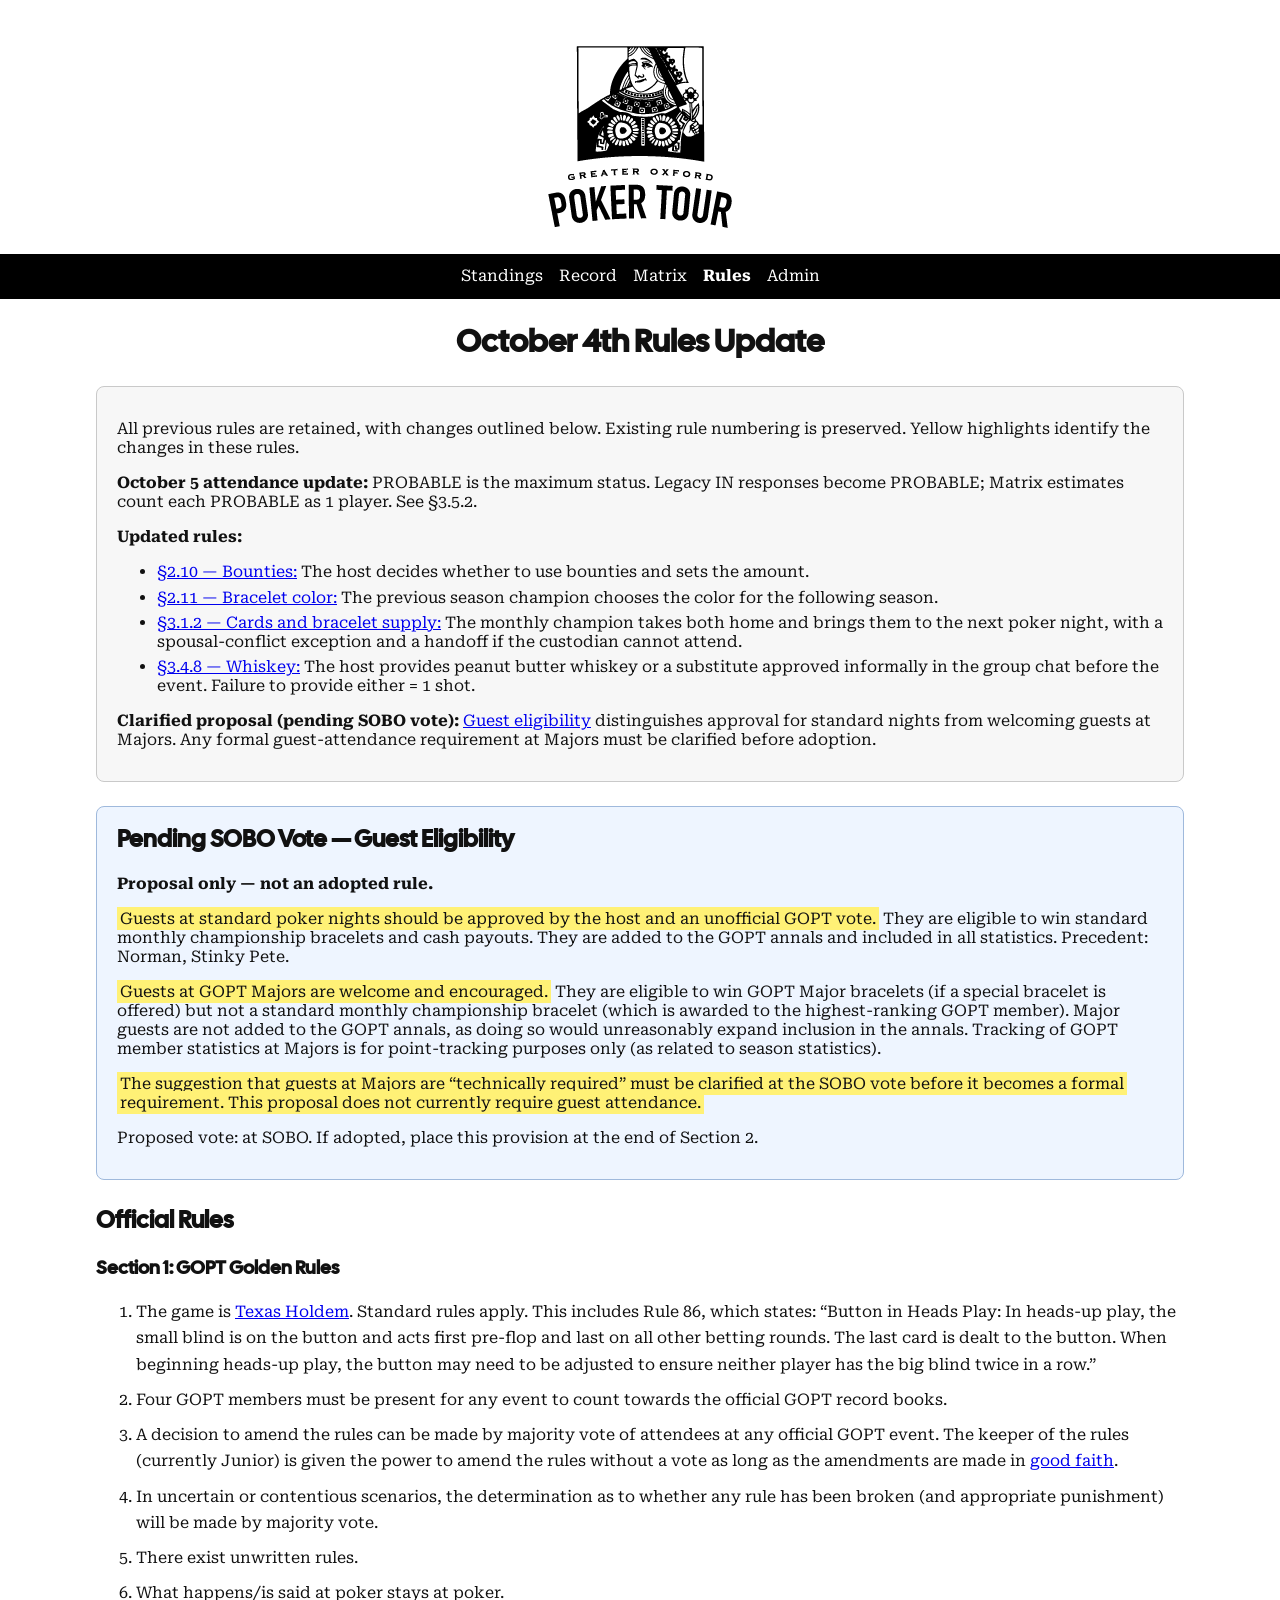
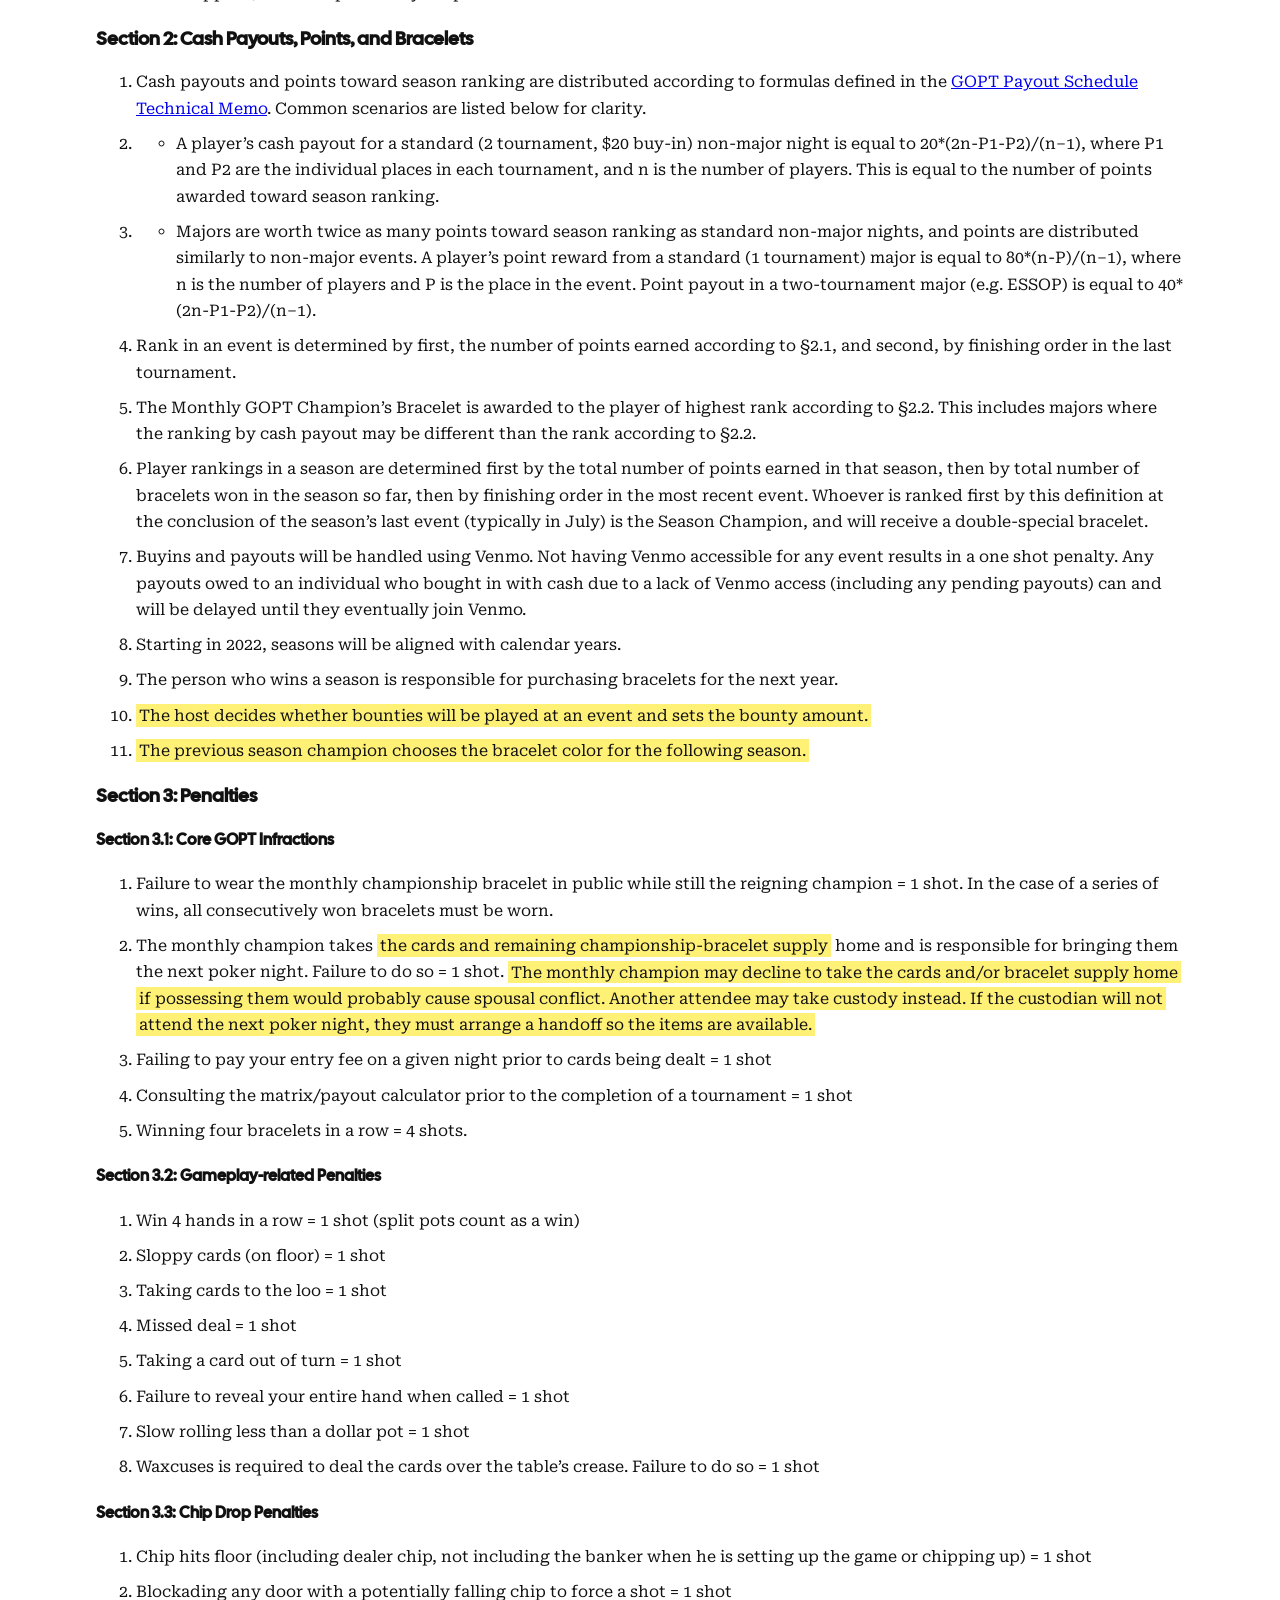
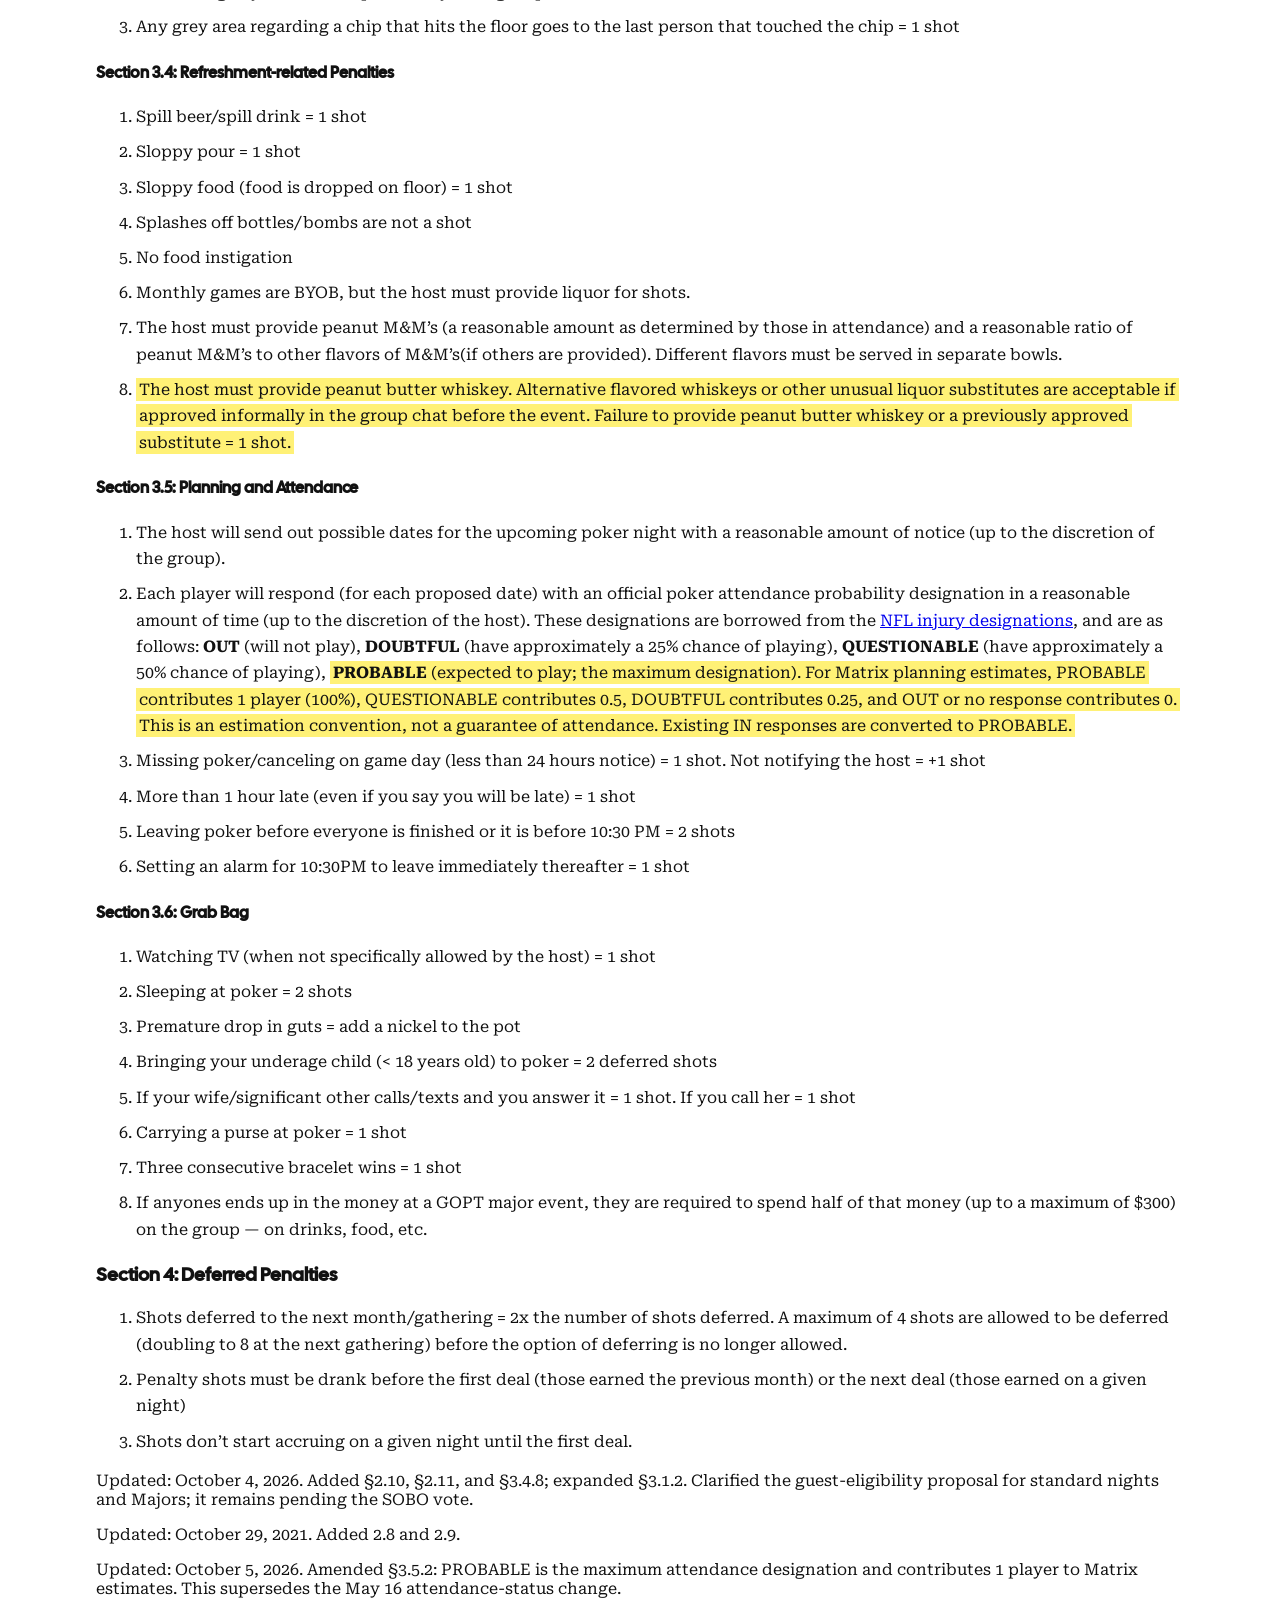
<file: rules.html>
<!DOCTYPE html>
<html lang="en">
  <head>
    <meta charset="UTF-8" />
    <title>October 4th Rules Update</title>
    <link rel="icon" href="assets/favicon.svg" type="image/svg+xml" />
    <link href="https://fonts.googleapis.com/css2?family=Cal+Sans:wght@400;700&display=swap" rel="stylesheet">
    <link href="https://fonts.googleapis.com/css2?family=Roboto+Serif:wght@400;700&display=swap" rel="stylesheet">
    <link rel="stylesheet" href="styles.css?v=matrix-delta-lock-20260516" />
    <style>
      body {
        font-family: 'Roboto Serif', serif;
      }
      h1, h2, h3, h4, h5, h6 {
        font-family: 'Cal Sans', sans-serif;
      }
      #content-container {
        margin-left: 6em;
        margin-right: 6em;
      }

      mark.rule-addition {
        background: #fff176;
        color: #111;
        padding: 0.12em 0.2em;
        -webkit-box-decoration-break: clone;
        box-decoration-break: clone;
      }
      .prototype-note, .pending-proposal {
        border: 1px solid #c9c9c9;
        border-radius: 8px;
        padding: 1rem 1.25rem;
        margin: 1.5rem 0;
        background: #f7f7f7;
      }
      .prototype-note h2, .pending-proposal h2 { margin-top: 0; }
      .prototype-note li { margin: 0.4rem 0; }
      .pending-proposal { background: #eef5ff; border-color: #9fb9dc; }
      .entry-content > ol > li { margin-bottom: 0.55rem; line-height: 1.65; }
      @media (max-width: 700px) {
        #content-container { margin-left: 1rem; margin-right: 1rem; }
      }
    </style>
  </head>
  <body>
    <header style="text-align: center;">
      <img src="assets/logo.GIF" alt="GOPT Logo" class="logo" />
      <nav style="background-color: black; padding: 0.5em;">
        <a href="index.html" style="color: white; text-decoration: none; margin: 0 1em;">Standings</a>
        <a href="record.html" style="color: white; text-decoration: none; margin: 0 1em;">Record</a>
        <a href="matrix.html" style="color: white; text-decoration: none; margin: 0 1em;">Matrix</a>
        <a href="rules.html" style="color: white; text-decoration: none; margin: 0 1em; font-weight: bold;">Rules</a>
        <a href="upload.html" style="color: white; text-decoration: none; margin: 0 1em;">Admin</a>
      </nav>
    </header>
<div id="content-container">
	<div id="content" role="main">

	
		<div id="post-7" class="post-7 page type-page status-publish hentry">
			<h1 class="entry-title" style="text-align: center;">October 4th Rules Update</h1>
			<div class="entry-content">
            <aside class="prototype-note" aria-label="October 4th Rules Update">
              <p>All previous rules are retained, with changes outlined below. Existing rule numbering is preserved. Yellow highlights identify the changes in these rules.</p>
              <p><strong>October 5 attendance update:</strong> PROBABLE is the maximum status. Legacy IN responses become PROBABLE; Matrix estimates count each PROBABLE as 1 player. See §3.5.2.</p>
              <p><strong>Updated rules:</strong></p>
              <ul>
                <li><a href="#rule-2-10">§2.10 — Bounties:</a> The host decides whether to use bounties and sets the amount.</li>
                <li><a href="#rule-2-11">§2.11 — Bracelet color:</a> The previous season champion chooses the color for the following season.</li>
                <li><a href="#rule-3-1-2">§3.1.2 — Cards and bracelet supply:</a> The monthly champion takes both home and brings them to the next poker night, with a spousal-conflict exception and a handoff if the custodian cannot attend.</li>
                <li><a href="#rule-3-4-8">§3.4.8 — Whiskey:</a> The host provides peanut butter whiskey or a substitute approved informally in the group chat before the event. Failure to provide either = 1 shot.</li>
              </ul>
              <p><strong>Clarified proposal (pending SOBO vote):</strong> <a href="#pending-guest-eligibility">Guest eligibility</a> distinguishes approval for standard nights from welcoming guests at Majors. Any formal guest-attendance requirement at Majors must be clarified before adoption.</p>
            </aside>

<aside class="pending-proposal" aria-label="Pending SOBO vote" id="pending-guest-eligibility">
  <h2>Pending SOBO Vote — Guest Eligibility</h2>
  <p><strong>Proposal only — not an adopted rule.</strong></p>
  <p><mark class="rule-addition">Guests at standard poker nights should be approved by the host and an unofficial GOPT vote.</mark> They are eligible to win standard monthly championship bracelets and cash payouts. They are added to the GOPT annals and included in all statistics. Precedent: Norman, Stinky Pete.</p>
  <p><mark class="rule-addition">Guests at GOPT Majors are welcome and encouraged.</mark> They are eligible to win GOPT Major bracelets (if a special bracelet is offered) but not a standard monthly championship bracelet (which is awarded to the highest-ranking GOPT member). Major guests are not added to the GOPT annals, as doing so would unreasonably expand inclusion in the annals. Tracking of GOPT member statistics at Majors is for point-tracking purposes only (as related to season statistics).</p>
  <p><mark class="rule-addition">The suggestion that guests at Majors are “technically required” must be clarified at the SOBO vote before it becomes a formal requirement. This proposal does not currently require guest attendance.</mark></p>
  <p>Proposed vote: at SOBO. If adopted, place this provision at the end of Section 2.</p>
</aside>

<h2>Official Rules</h2>

				<h3 id="section1:goptgoldenrules">Section 1: GOPT Golden Rules</h3>
<ol>
<li>The game is <a href="https://en.wikipedia.org/wiki/Texas_hold_'em">Texas Holdem</a>. Standard rules apply. This includes Rule 86, which states: “Button in Heads Play: In heads-up play, the small blind is on the button and acts first pre-flop and last on all other betting rounds. The last card is dealt to the button. When beginning heads-up play, the button may need to be adjusted to ensure neither player has the big blind twice in a row.”</li>
<li>Four GOPT members must be present for any event to count towards the official GOPT record books.</li>
<li>A decision to amend the rules can be made by majority vote of attendees at any official GOPT event. The keeper of the rules (currently Junior) is given the power to amend the rules without a vote as long as the amendments are made in <a href="https://en.wikipedia.org/wiki/Good_faith_(law)">good faith</a>.</li>
<li>In uncertain or contentious scenarios, the determination as to whether any rule has been broken (and appropriate punishment) will be made by majority vote.</li>
<li>There exist unwritten rules.</li>
<li>What happens/is said at poker stays at poker.</li>
</ol>
<h3 id="section2:cashpayoutspointsandbracelets">Section 2: Cash Payouts, Points, and Bracelets</h3>
<ol>
<li>Cash payouts and points toward season ranking are distributed according to formulas defined in the <a href="files/GOPTpayouttechnote.pdf">GOPT Payout Schedule Technical Memo</a>. Common scenarios are listed below for clarity.</li>
<li>
<ul>
<li>A player’s cash payout for a standard (2 tournament, $20 buy-in) non-major night is equal to 20*(2n-P1-P2)/(n–1), where P1 and P2 are the individual places in each tournament, and n is the number of players. This is equal to the number of points awarded toward season ranking.</li>
</ul>
</li>
<li>
<ul>
<li>Majors are worth twice as many points toward season ranking as standard non-major nights, and points are distributed similarly to non-major events. A player’s point reward from a standard (1 tournament) major is equal to 80*(n-P)/(n–1), where n is the number of players and P is the place in the event. Point payout in a two-tournament major (e.g. ESSOP) is equal to 40*(2n-P1-P2)/(n–1).</li>
</ul>
</li>
<li>Rank in an event is determined by first, the number of points earned according to §2.1, and second, by finishing order in the last tournament.</li>
<li>The Monthly GOPT Champion’s Bracelet is awarded to the player of highest rank according to §2.2. This includes majors where the ranking by cash payout may be different than the rank according to §2.2.</li>
<li>Player rankings in a season are determined first by the total number of points earned in that season, then by total number of bracelets won in the season so far, then by finishing order in the most recent event. Whoever is ranked first by this definition at the conclusion of the season’s last event (typically in July) is the Season Champion, and will receive a double-special bracelet.</li>
<li>Buyins and payouts will be handled using Venmo. Not having Venmo accessible for any event results in a one shot penalty. Any payouts owed to an individual who bought in with cash due to a lack of Venmo access (including any pending payouts) can and will be delayed until they eventually join Venmo.</li>
<li>Starting in 2022, seasons will be aligned with calendar years.</li>
<li>The person who wins a season is responsible for purchasing bracelets for the next year.</li>
<li id="rule-2-10"><mark class="rule-addition">The host decides whether bounties will be played at an event and sets the bounty amount.</mark></li>
<li id="rule-2-11"><mark class="rule-addition">The previous season champion chooses the bracelet color for the following season.</mark></li>
</ol>
<h3 id="section3:penalties">Section 3: Penalties</h3>
<h4 id="section3.1:coregoptinfractions">Section 3.1: Core GOPT Infractions</h4>
<ol>
<li>Failure to wear the monthly championship bracelet in public while still the reigning champion = 1 shot. In the case of a series of wins, all consecutively won bracelets must be worn.</li>
<li id="rule-3-1-2">The monthly champion takes <mark class="rule-addition">the cards and remaining championship-bracelet supply</mark> home and is responsible for bringing them the next poker night. Failure to do so = 1 shot. <mark class="rule-addition">The monthly champion may decline to take the cards and/or bracelet supply home if possessing them would probably cause spousal conflict. Another attendee may take custody instead. If the custodian will not attend the next poker night, they must arrange a handoff so the items are available.</mark></li>
<li>Failing to pay your entry fee on a given night prior to cards being dealt = 1 shot</li>
<li>Consulting the matrix/payout calculator prior to the completion of a tournament = 1 shot</li>
<li>Winning four bracelets in a row = 4 shots.</li>
</ol>
<h4 id="section3.2:gameplay-relatedpenalties">Section 3.2: Gameplay-related Penalties</h4>
<ol>
<li>Win 4 hands in a row = 1 shot (split pots count as a win)</li>
<li>Sloppy cards (on floor) = 1 shot</li>
<li>Taking cards to the loo = 1 shot</li>
<li>Missed deal = 1 shot</li>
<li>Taking a card out of turn = 1 shot</li>
<li>Failure to reveal your entire hand when called = 1 shot</li>
<li>Slow rolling less than a dollar pot = 1 shot</li>
<li>Waxcuses is required to deal the cards over the table&#8217;s crease. Failure to do so = 1 shot</li>
</ol>
<h4 id="section3.3:chipdroppenalties">Section 3.3: Chip Drop Penalties</h4>
<ol>
<li>Chip hits floor (including dealer chip, not including the banker when he is setting up the game or chipping up) = 1 shot</li>
<li>Blockading any door with a potentially falling chip to force a shot = 1 shot</li>
<li>Any grey area regarding a chip that hits the floor goes to the last person that touched the chip = 1 shot</li>
</ol>
<h4 id="section3.4:refreshment-relatedpenalties">Section 3.4: Refreshment-related Penalties</h4>
<ol>
<li>Spill beer/spill drink = 1 shot</li>
<li>Sloppy pour = 1 shot</li>
<li>Sloppy food (food is dropped on floor) = 1 shot</li>
<li>Splashes off bottles/bombs are not a shot</li>
<li>No food instigation</li>
<li>Monthly games are BYOB, but the host must provide liquor for shots.</li>
<li>The host must provide peanut M&amp;M’s (a reasonable amount as determined by those in attendance) and a reasonable ratio of peanut M&amp;M’s to other flavors of M&amp;M’s(if others are provided). Different flavors must be served in separate bowls.</li>
<li id="rule-3-4-8"><mark class="rule-addition">The host must provide peanut butter whiskey. Alternative flavored whiskeys or other unusual liquor substitutes are acceptable if approved informally in the group chat before the event. Failure to provide peanut butter whiskey or a previously approved substitute = 1 shot.</mark></li>
</ol>
<h4 id="section3.5:planningandattendance">Section 3.5: Planning and Attendance</h4>
<ol>
<li>The host will send out possible dates for the upcoming poker night with a reasonable amount of notice (up to the discretion of the group).</li>
<li>Each player will respond (for each proposed date) with an official poker attendance probability designation in a reasonable amount of time (up to the discretion of the host). These designations are borrowed from the <a href="http://www.nfl.com/fantasyfootball/help/injuryreport">NFL injury designations</a>, and are as follows: <strong>OUT</strong> (will not play), <strong>DOUBTFUL</strong> (have approximately a 25% chance of playing), <strong>QUESTIONABLE</strong> (have approximately a 50% chance of playing), <mark class="rule-addition"><strong>PROBABLE</strong> (expected to play; the maximum designation). For Matrix planning estimates, PROBABLE contributes 1 player (100%), QUESTIONABLE contributes 0.5, DOUBTFUL contributes 0.25, and OUT or no response contributes 0. This is an estimation convention, not a guarantee of attendance. Existing IN responses are converted to PROBABLE.</mark></li>
<li>Missing poker/canceling on game day (less than 24 hours notice) = 1 shot. Not notifying the host = +1 shot</li>
<li>More than 1 hour late (even if you say you will be late) = 1 shot</li>
<li>Leaving poker before everyone is finished or it is before 10:30 PM = 2 shots</li>
<li>Setting an alarm for 10:30PM to leave immediately thereafter = 1 shot</li>
</ol>
<h4 id="section3.6:grabbag">Section 3.6: Grab Bag</h4>
<ol>
<li>Watching TV (when not specifically allowed by the host) = 1 shot</li>
<li>Sleeping at poker = 2 shots</li>
<li>Premature drop in guts = add a nickel to the pot</li>
<li>Bringing your underage child (&lt; 18 years old) to poker = 2 deferred shots</li>
<li>If your wife/significant other calls/texts and you answer it = 1 shot. If you call her = 1 shot</li>
<li>Carrying a purse at poker = 1 shot</li>
<li>Three consecutive bracelet wins = 1 shot</li>
<li>If anyones ends up in the money at a GOPT major event, they are required to spend half of that money (up to a maximum of $300) on the group — on drinks, food, etc.</li>
</ol>
<h3 id="section4:deferredpenalties">Section 4: Deferred Penalties</h3>
<ol>
<li>Shots deferred to the next month/gathering = 2x the number of shots deferred. A maximum of 4 shots are allowed to be deferred (doubling to 8 at the next gathering) before the option of deferring is no longer allowed.</li>
<li>Penalty shots must be drank before the first deal (those earned the previous month) or the next deal (those earned on a given night)</li>
<li>Shots don’t start accruing on a given night until the first deal.</li>
</ol>
<p>Updated: October 4, 2026. Added §2.10, §2.11, and §3.4.8; expanded §3.1.2. Clarified the guest-eligibility proposal for standard nights and Majors; it remains pending the SOBO vote.</p>
<p>Updated: October 29, 2021. Added 2.8 and 2.9.</p>
<p>Updated: October 5, 2026. Amended §3.5.2: PROBABLE is the maximum attendance designation and contributes 1 player to Matrix estimates. This supersedes the May 16 attendance-status change.</p>

      </div>
    </div>
  </div>
</div>
  <script src="wachs-action.js"></script>
  <script src="sobo-countdown.js?v=20261004b"></script>
  </body>
</html>
</file>
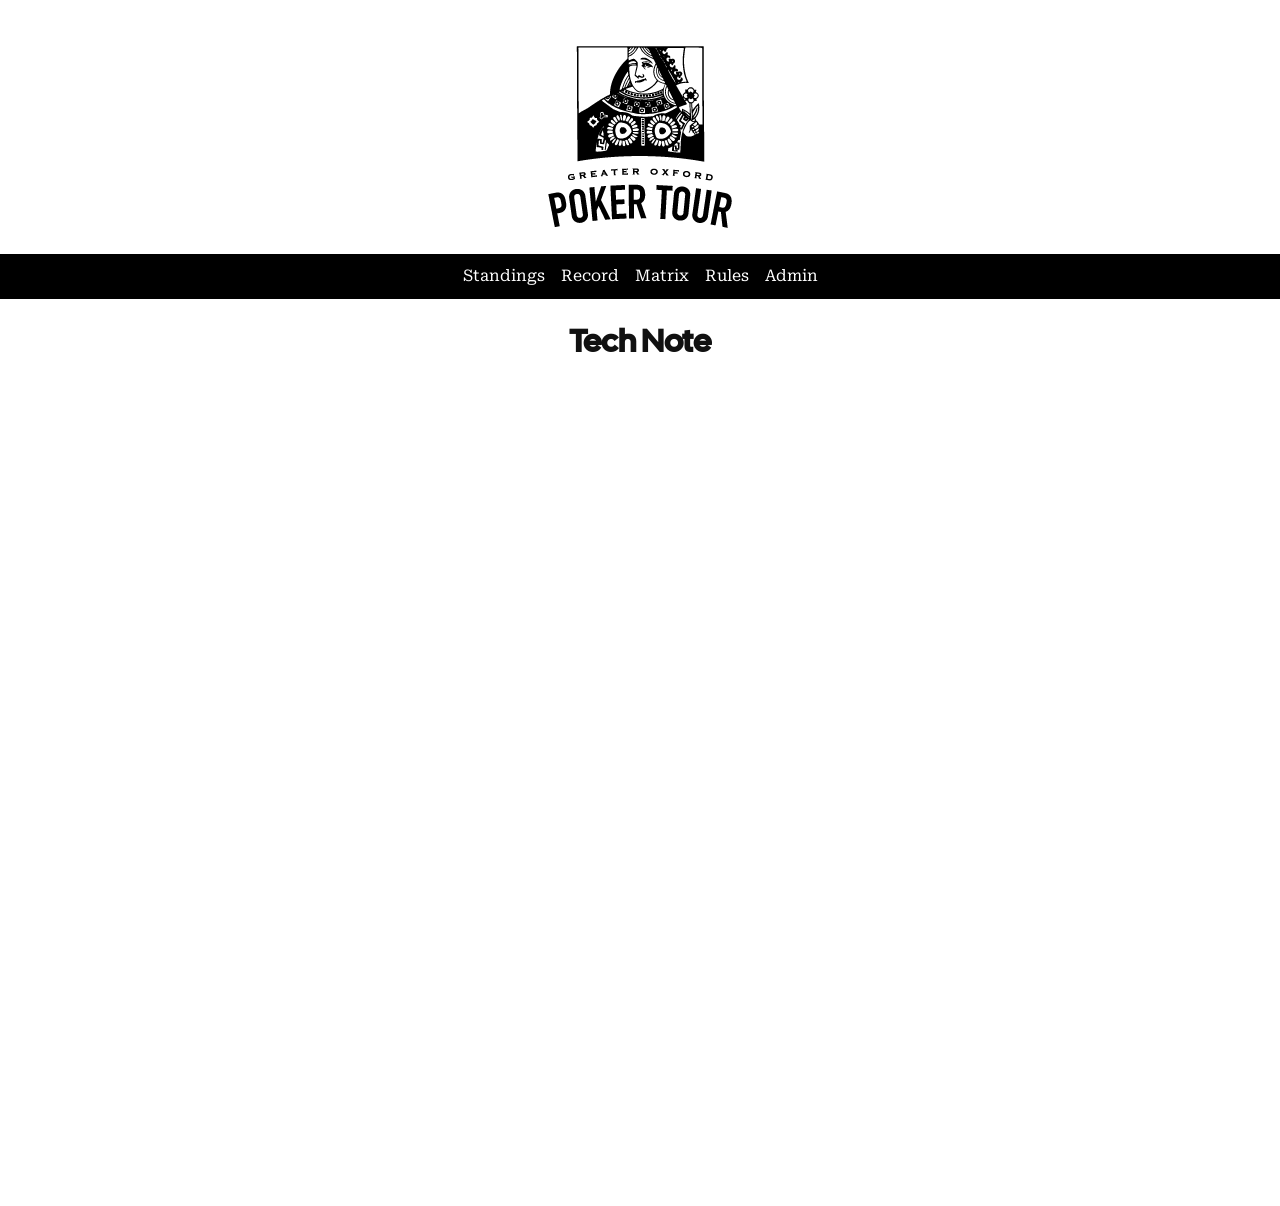
<file: technote.html>
<!DOCTYPE html>
<html lang="en">
<head>
    <meta charset="UTF-8">
    <title>Embedded PDF</title>
    <link rel="icon" href="assets/favicon.svg" type="image/svg+xml" />
    <style>
        body {
            font-family: Arial, sans-serif;
            margin: 40px;
        }
        .pdf-container {
            text-align: center;
            margin-top: 40px;
        }
        iframe {
            width: 100%;
            height: 800px;
            border: none;
        }
    </style>
<link href="https://fonts.googleapis.com/css2?family=Cal+Sans:wght@400;700&display=swap" rel="stylesheet">
<link href="https://fonts.googleapis.com/css2?family=Roboto+Serif:wght@400;700&display=swap" rel="stylesheet">
<link rel="stylesheet" href="styles.css?v=mobile-logo-20260505" />
<style>
  body {
    font-family: 'Roboto Serif', serif;
  }
  h1, h2, h3, h4, h5, h6 {
    font-family: 'Cal Sans', sans-serif;
  }
</style>
</head>
<body>
  <header style="text-align: center;">
    <img src="assets/logo.GIF" alt="GOPT Logo" class="logo" />
    <nav style="background-color: black; padding: 0.5em;">
      <a href="index.html" style="color: white; text-decoration: none; margin: 0 1em;">Standings</a>
      <a href="record.html" style="color: white; text-decoration: none; margin: 0 1em;">Record</a>
      <a href="matrix.html" style="color: white; text-decoration: none; margin: 0 1em;">Matrix</a>
      <a href="rules.html" style="color: white; text-decoration: none; margin: 0 1em;">Rules</a>
      <a href="upload.html" style="color: white; text-decoration: none; margin: 0 1em;">Admin</a>
    </nav>
    <h1 style="font-family: 'Cal Sans', sans-serif;">Tech Note</h1>
  </header>
  <main>
    <div class="pdf-container">
      <iframe src="files/GOPTpayouttechnote.pdf"></iframe>
    </div>
  </main>
  <script src="wachs-action.js"></script>
</body>
</html>
</file>
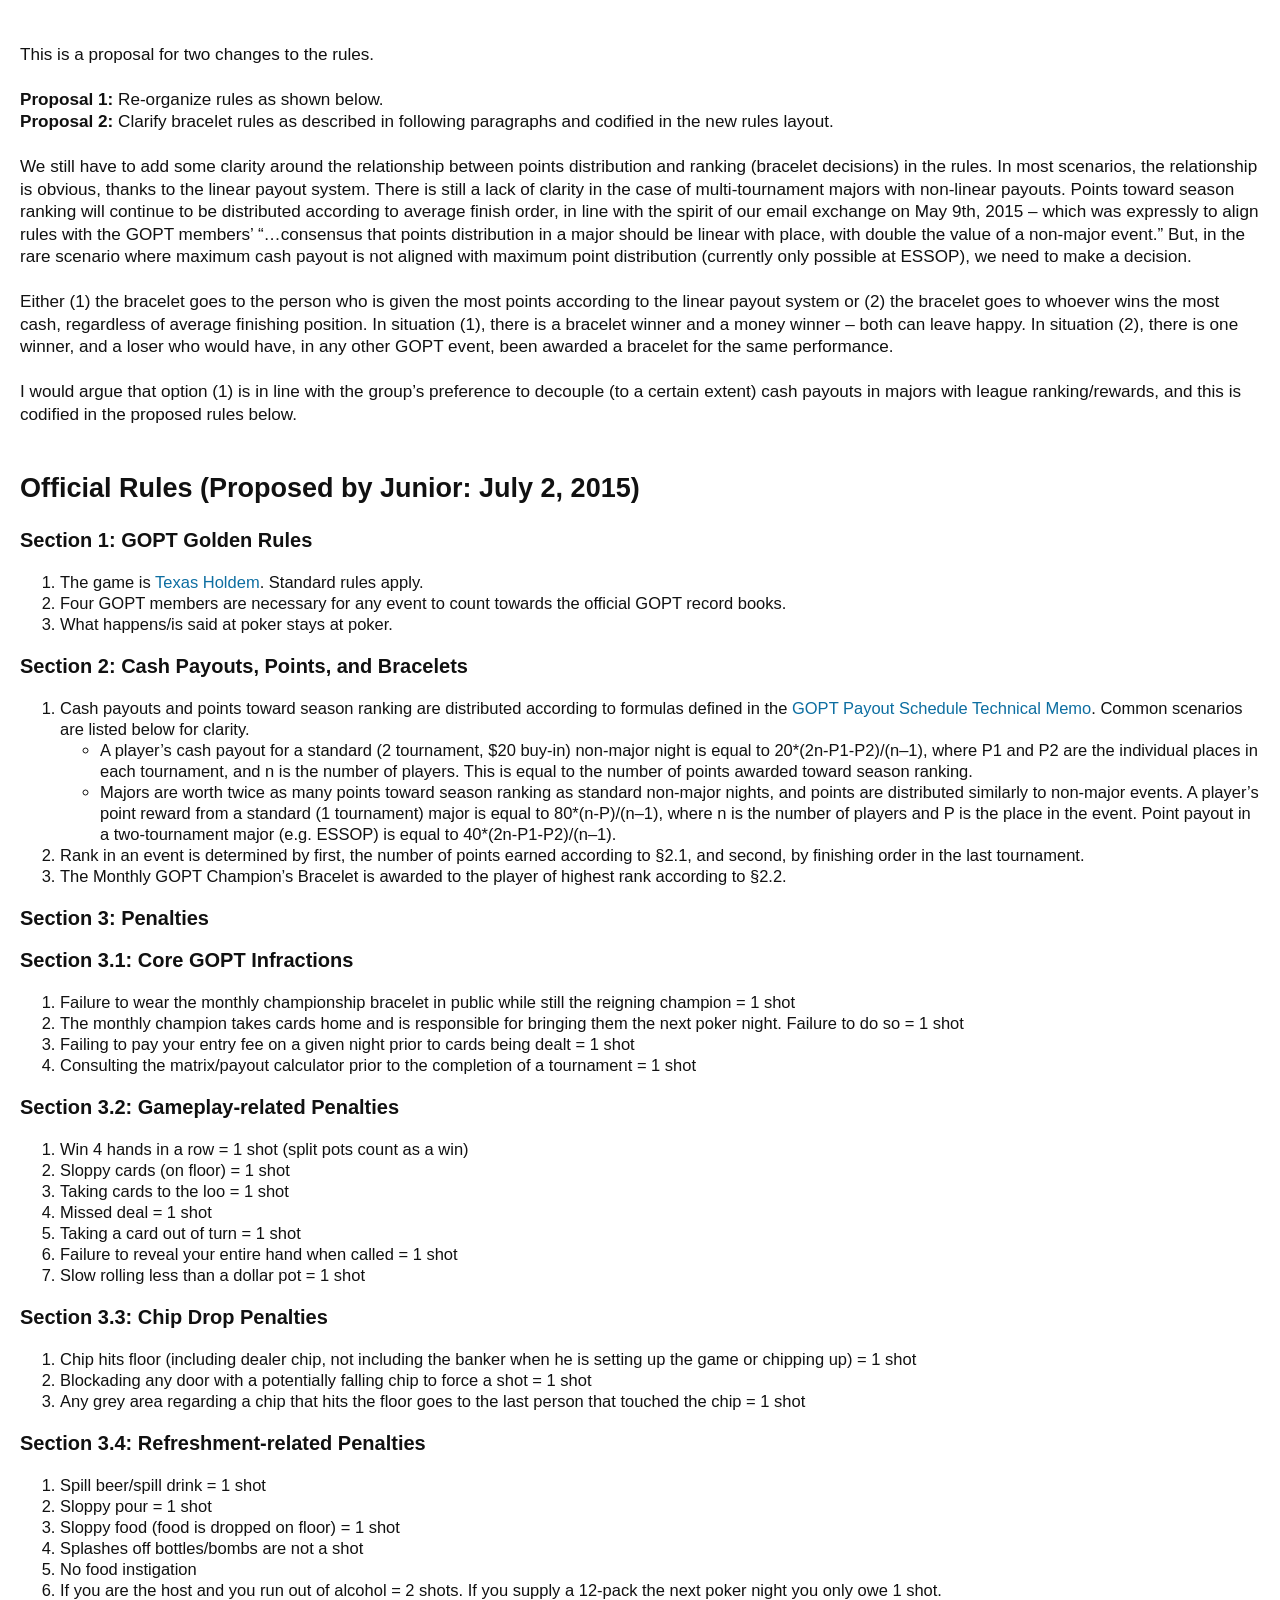
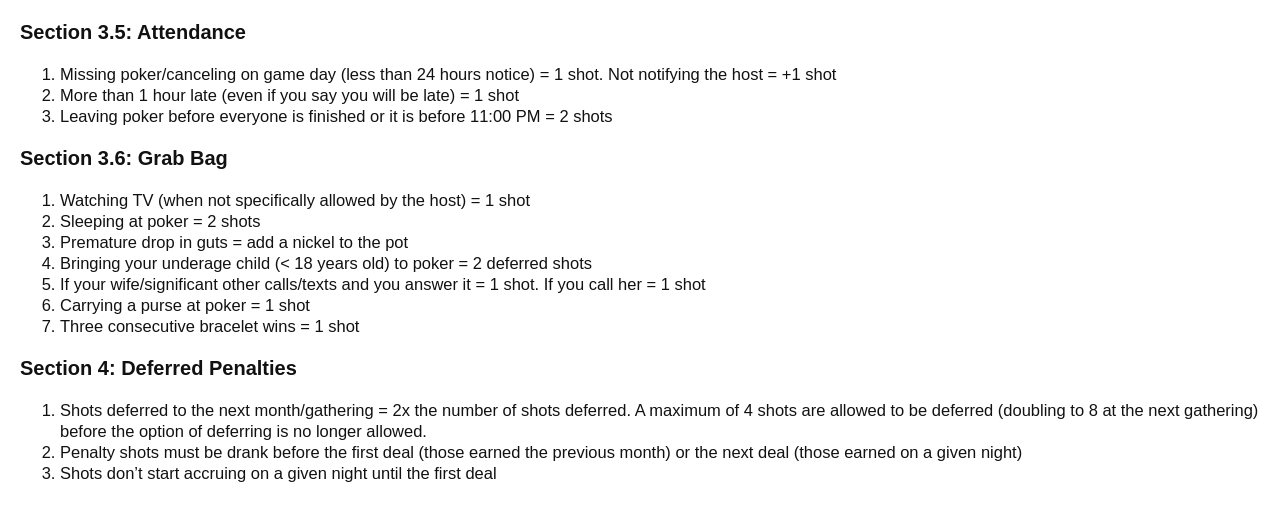
<file: files/2015-07-02-Juniorproposedrules.html>
<!DOCTYPE html>  
<html lang="en">
<head>
  <meta charset="utf-8" />
  <meta http-equiv="X-UA-Compatible" content="IE=edge,chrome=1" />
  <title>2015-07-02-SZproposedrules</title>
  <meta name="viewport" content="width=device-width, initial-scale=1.0" />
  <style id="mkstylesheet">
body{-webkit-font-smoothing:antialiased;font-family:"Helvetica Neue",Helvetica,Arial,Verdana,sans-serif;margin:30px 0 0;padding:0;background:#fff}#wrapper{padding:20px}li{font-size:110%}li li{font-size:100%}li p{font-size:100%;margin:.5em 0}h1{color:#000}h2{color:#111}h3{color:#111;margin:0}h4{color:#111}h5{color:#111}h6{font-size:1em;line-height:1.5em;margin:1.5em 0}body,p,td,div{color:#111;font-family:"Helvetica Neue",Helvetica,Arial,Verdana,sans-serif;word-wrap:break-word}a{color:#0d6ea1;text-decoration:none;-webkit-transition:color 0.2s ease-in-out;-moz-transition:color 0.2s ease-in-out;-o-transition:color 0.2s ease-in-out;-ms-transition:color 0.2s ease-in-out;transition:color 0.2s ease-in-out}a:hover{color:#3593d9}body{font-size:15px;line-height:21px;margin:0 auto}h1{font-size:37px;line-height:42px;margin-top:42px;margin-bottom:21px}h2{font-size:27px;line-height:42px;margin-top:42px;margin-bottom:21px}h3{font-size:20px;line-height:21px;margin-top:21px;margin-bottom:21px}h4{font-size:20px;line-height:21px;margin-top:21px;margin-bottom:21px}p,ul,ol,pre,table,blockquote{margin-top:21px;margin-bottom:21px}hr{border:1px solid;margin:-1px 0}ul ul,ol ol,ul ol,ol ul{margin-top:0;margin-bottom:0}b,strong,em,small,code{line-height:1}.footnote{color:#0d6ea1;font-size:.8em;vertical-align:super}abbr,acronym{border-bottom:1px dotted #aaa}#wrapper img{max-width:100%;height:auto}dd{font-size:1em;margin-bottom:1em}li>p:first-child{margin:0}ul ul,ul ol{margin-bottom:.4em}caption,col,colgroup,table,tbody,td,tfoot,th,thead,tr{border-spacing:0}table{border:1px solid rgba(0,0,0,0.25);border-collapse:collapse;display:table;empty-cells:hide;margin:-1px 0 1.3125em;padding:0;table-layout:fixed}caption{display:table-caption;font-weight:700}col{display:table-column}colgroup{display:table-column-group}tbody{display:table-row-group}tfoot{display:table-footer-group}thead{display:table-header-group}td,th{display:table-cell}tr{display:table-row}table th,table td{font-size:1.1em;line-height:1.3;padding:.5em 1em 0}table thead{background:rgba(0,0,0,0.15);border:1px solid rgba(0,0,0,0.15);border-bottom:1px solid rgba(0,0,0,0.2)}table tbody{background:rgba(0,0,0,0.05)}table tfoot{background:rgba(0,0,0,0.15);border:1px solid rgba(0,0,0,0.15);border-top:1px solid rgba(0,0,0,0.2)}figure{display:inline-block;overflow:hidden;position:relative;margin:1em 0 2em}figcaption{font-style:italic;text-align:center;background:white;color:#666}.poetry pre{display:block;font-family:Georgia,Garamond,serif !important;font-size:110% !important;font-style:italic;line-height:1.6em;margin-left:1em}.poetry pre code{font-family:Georgia,Garamond,serif !important;word-break:break-all;word-break:break-word;-webkit-hyphens:auto;-moz-hyphens:auto;hyphens:auto;white-space:pre-wrap}blockquote p{font-size:110%;font-style:italic;line-height:1.6em}sup,sub,a.footnote{font-size:1.4ex;height:0;line-height:1;position:relative;vertical-align:super}sub{vertical-align:sub;top:-1px}p,h5{font-size:1.1429em;line-height:1.3125em;margin:1.3125em 0}dt,th{font-weight:700}table tr:nth-child(odd),table th:nth-child(odd),table td:nth-child(odd){background:rgba(255,255,255,0.06)}table tr:nth-child(even),table td:nth-child(even){background:rgba(200,200,200,0.25)}@media print{img,table,figure{page-break-inside:avoid}#wrapper{background:#fff;color:#303030;padding:10px;position:relative;text-indent:0}}@media screen{.inverted{background:#252a2a}.inverted #wrapper{background:#252a2a;color:#eee}.inverted hr{border-color:#333f40 !important}.inverted p,.inverted td,.inverted li,.inverted h1,.inverted h2,.inverted h3,.inverted h4,.inverted h5,.inverted h6,.inverted th,.inverted .math,.inverted caption,.inverted dt,.inverted dd{color:#eee}.inverted pre{background:#ccc}.inverted pre code{color:#111}.inverted table{background:none}.inverted table tr:nth-child(odd),.inverted table td:nth-child(odd){background:none}.inverted a{color:#acd1d5}::selection{background:rgba(157,193,200,0.5)}h1::selection{background-color:rgba(45,156,208,0.3)}h2::selection{background-color:rgba(90,182,224,0.3)}h3::selection,h4::selection,h5::selection,h6::selection,li::selection,ol::selection{background-color:rgba(133,201,232,0.3)}code::selection{background-color:rgba(0,0,0,0.7);color:#eee}code span::selection{background-color:rgba(0,0,0,0.7) !important;color:#eee !important}a::selection{background-color:rgba(255,230,102,0.2)}.inverted a::selection{background-color:rgba(255,230,102,0.6)}td::selection,th::selection,caption::selection{background-color:rgba(180,237,95,0.5)}}
#mkreplaced-toc{list-style-position:inside;padding:0;margin:0 0 0 1rem;list-style-type:none}#mkreplaced-toc li::before{content:''}#mkreplaced-toc li{font-size:1.5rem;line-height:1.5;font-weight:normal}#mkreplaced-toc li ul{font-size:1.3rem;font-weight:300;padding:.5rem 0;margin:0 0 0 1rem}#mkreplaced-toc li.missing{list-style-type:none !important}#mkreplaced-toc.max-1 ul,#mkreplaced-toc.max1 ul{display:none}#mkreplaced-toc.max-2 ul ul,#mkreplaced-toc.max2 ul ul{display:none}#mkreplaced-toc.max-3 ul ul ul,#mkreplaced-toc.max3 ul ul ul{display:none}#mkreplaced-toc.max-4 ul ul ul ul,#mkreplaced-toc.max4 ul ul ul ul{display:none}#mkreplaced-toc.max-5 ul ul ul ul ul,#mkreplaced-toc.max5 ul ul ul ul ul{display:none}

@media print{
#wrapper #generated-toc-clone,#generated-toc{display:none!important}
}
#wrapper #generated-toc-clone, #wrapper #mkreplaced-toc, #wrapper #generated-toc-clone ul, #wrapper #mkreplaced-toc ul {
    list-style-position: inside
}
#wrapper #generated-toc-clone li.missing, #wrapper #mkreplaced-toc li.missing {
    list-style-type: none!important
}
#wrapper #generated-toc-clone, #wrapper #mkreplaced-toc {
    list-style-type: upper-roman
}
#wrapper #generated-toc-clone>li>ul, #wrapper #mkreplaced-toc>li>ul  {
    list-style-type: decimal
}
#wrapper #generated-toc-clone>li>ul>li>ul, #wrapper #mkreplaced-toc>li>ul>li>ul {
    list-style-type: decimal-leading-zero
}
#wrapper #generated-toc-clone>li>ul>li>ul>li>ul, #wrapper #mkreplaced-toc>li>ul>li>ul>li>ul {
    list-style-type: lower-greek
}
#wrapper #generated-toc-clone>li>ul>li>ul>li>ul>li>ul, #wrapper #mkreplaced-toc>li>ul>li>ul>li>ul>li>ul {
    list-style-type: disc
}
#wrapper #generated-toc-clone>li>ul>li>ul>li>ul>li>ul>li>ul, #wrapper #mkreplaced-toc>li>ul>li>ul>li>ul>li>ul>li>ul {
    list-style-type: square
}
#wrapper #generated-toc-clone,#wrapper #mkreplaced-toc{list-style-position:outside!important;margin-left:3rem;}
</style>

</head>
<body class="normal">
  <div id="wrapper">
      <p>This is a proposal for two changes to the rules.</p>

<p><strong>Proposal 1:</strong> Re-organize rules as shown below.<br/>
<strong>Proposal 2:</strong> Clarify bracelet rules as described in following paragraphs and codified in the new rules layout.</p>

<p>We still have to add some clarity around the relationship between points distribution and ranking (bracelet decisions) in the rules. In most scenarios, the relationship is obvious, thanks to the linear payout system. There is still a lack of clarity in the case of multi-tournament majors with non-linear payouts. Points toward season ranking will continue to be distributed according to average finish order, in line with the spirit of our email exchange on May 9th, 2015 &#8211; which was expressly to align rules with the GOPT members&#8217; &#8220;&#8230;consensus that points distribution in a major should be linear with place, with double the value of a non-major event.&#8221; But, in the rare scenario where maximum cash payout is not aligned with maximum point distribution (currently only possible at ESSOP), we need to make a decision. </p>

<p>Either (1) the bracelet goes to the person who is given the most points according to the linear payout system or (2) the bracelet goes to whoever wins the most cash, regardless of average finishing position. In situation (1), there is a bracelet winner and a money winner &#8211; both can leave happy. In situation (2), there is one winner, and a loser who would have, in any other GOPT event, been awarded a bracelet for the same performance. </p>

<p>I would argue that option (1) is in line with the group&#8217;s preference to decouple (to a certain extent) cash payouts in majors with league ranking/rewards, and this is codified in the proposed rules below.</p>

<h2 id="officialrulesproposedbyjunior:july22015">Official Rules (Proposed by Junior: July 2, 2015)</h2>

<h3 id="section1:goptgoldenrules">Section 1: GOPT Golden Rules</h3>

<ol>
<li>The game is <a href="https://en.wikipedia.org/wiki/Texas_hold_'em">Texas Holdem</a>. Standard rules apply.</li>
<li>Four GOPT members are necessary for any event to count towards the official GOPT record books.</li>
<li>What happens/is said at poker stays at poker.</li>
</ol>

<h3 id="section2:cashpayoutspointsandbracelets">Section 2: Cash Payouts, Points, and Bracelets</h3>

<ol>
<li>Cash payouts and points toward season ranking are distributed according to formulas defined in the <a href="http://www.gopt.poker/files/GOPTpayouttechnote.pdf">GOPT Payout Schedule Technical Memo</a>. Common scenarios are listed below for clarity.

<ul>
<li>A player&#8217;s cash payout for a standard (2 tournament, $20 buy-in) non-major night is equal to 20*(2n-P1-P2)/(n&#8211;1), where P1 and P2 are the individual places in each tournament, and n is the number of players. This is equal to the number of points awarded toward season ranking.</li>
<li>Majors are worth twice as many points toward season ranking as standard non-major nights, and points are distributed similarly to non-major events. A player&#8217;s point reward from a standard (1 tournament) major is equal to 80*(n-P)/(n&#8211;1), where n is the number of players and P is the place in the event. Point payout in a two-tournament major (e.g. ESSOP) is equal to 40*(2n-P1-P2)/(n&#8211;1).</li>
</ul></li>
<li>Rank in an event is determined by first, the number of points earned according to §2.1, and second, by finishing order in the last tournament.</li>
<li>The Monthly GOPT Champion&#8217;s Bracelet is awarded to the player of highest rank according to §2.2.</li>
</ol>

<h3 id="section3:penalties">Section 3: Penalties</h3>

<h4 id="section3.1:coregoptinfractions">Section 3.1: Core GOPT Infractions</h4>

<ol>
<li>Failure to wear the monthly championship bracelet in public while still the reigning champion = 1 shot</li>
<li>The monthly champion takes cards home and is responsible for bringing them the next poker night. Failure to do so = 1 shot</li>
<li>Failing to pay your entry fee on a given night prior to cards being dealt = 1 shot</li>
<li>Consulting the matrix/payout calculator prior to the completion of a tournament = 1 shot</li>
</ol>

<h4 id="section3.2:gameplay-relatedpenalties">Section 3.2: Gameplay-related Penalties</h4>

<ol>
<li>Win 4 hands in a row = 1 shot (split pots count as a win)</li>
<li>Sloppy cards (on floor) = 1 shot</li>
<li>Taking cards to the loo = 1 shot</li>
<li>Missed deal = 1 shot</li>
<li>Taking a card out of turn = 1 shot</li>
<li>Failure to reveal your entire hand when called = 1 shot</li>
<li>Slow rolling less than a dollar pot = 1 shot</li>
</ol>

<h4 id="section3.3:chipdroppenalties">Section 3.3: Chip Drop Penalties</h4>

<ol>
<li>Chip hits floor (including dealer chip, not including the banker when he is setting up the game or chipping up) = 1 shot</li>
<li>Blockading any door with a potentially falling chip to force a shot = 1 shot</li>
<li>Any grey area regarding a chip that hits the floor goes to the last person that touched the chip = 1 shot</li>
</ol>

<h4 id="section3.4:refreshment-relatedpenalties">Section 3.4: Refreshment-related Penalties</h4>

<ol>
<li>Spill beer/spill drink = 1 shot</li>
<li>Sloppy pour = 1 shot</li>
<li>Sloppy food (food is dropped on floor) = 1 shot</li>
<li>Splashes off bottles/bombs are not a shot</li>
<li>No food instigation</li>
<li>If you are the host and you run out of alcohol = 2 shots. If you supply a 12-pack the next poker night you only owe 1 shot.</li>
</ol>

<h4 id="section3.5:attendance">Section 3.5: Attendance</h4>

<ol>
<li>Missing poker/canceling on game day (less than 24 hours notice) = 1 shot. Not notifying the host = +1 shot</li>
<li>More than 1 hour late (even if you say you will be late) = 1 shot</li>
<li>Leaving poker before everyone is finished or it is before 11:00 PM = 2 shots</li>
</ol>

<h4 id="section3.6:grabbag">Section 3.6: Grab Bag</h4>

<ol>
<li>Watching TV (when not specifically allowed by the host) = 1 shot</li>
<li>Sleeping at poker = 2 shots</li>
<li>Premature drop in guts = add a nickel to the pot</li>
<li>Bringing your underage child (&lt; 18 years old) to poker = 2 deferred shots</li>
<li>If your wife/significant other calls/texts and you answer it = 1 shot. If you call her = 1 shot</li>
<li>Carrying a purse at poker = 1 shot</li>
<li>Three consecutive bracelet wins = 1 shot</li>
</ol>

<h3 id="section4:deferredpenalties">Section 4: Deferred Penalties</h3>

<ol>
<li>Shots deferred to the next month/gathering = 2x the number of shots deferred. A maximum of 4 shots are allowed to be deferred (doubling to 8 at the next gathering) before the option of deferring is no longer allowed.</li>
<li>Penalty shots must be drank before the first deal (those earned the previous month) or the next deal (those earned on a given night)</li>
<li>Shots don&#8217;t start accruing on a given night until the first deal</li>
</ol>
<!-- ##END MARKED WRAPPER## -->
    </div>
</body>
</html>
</file>
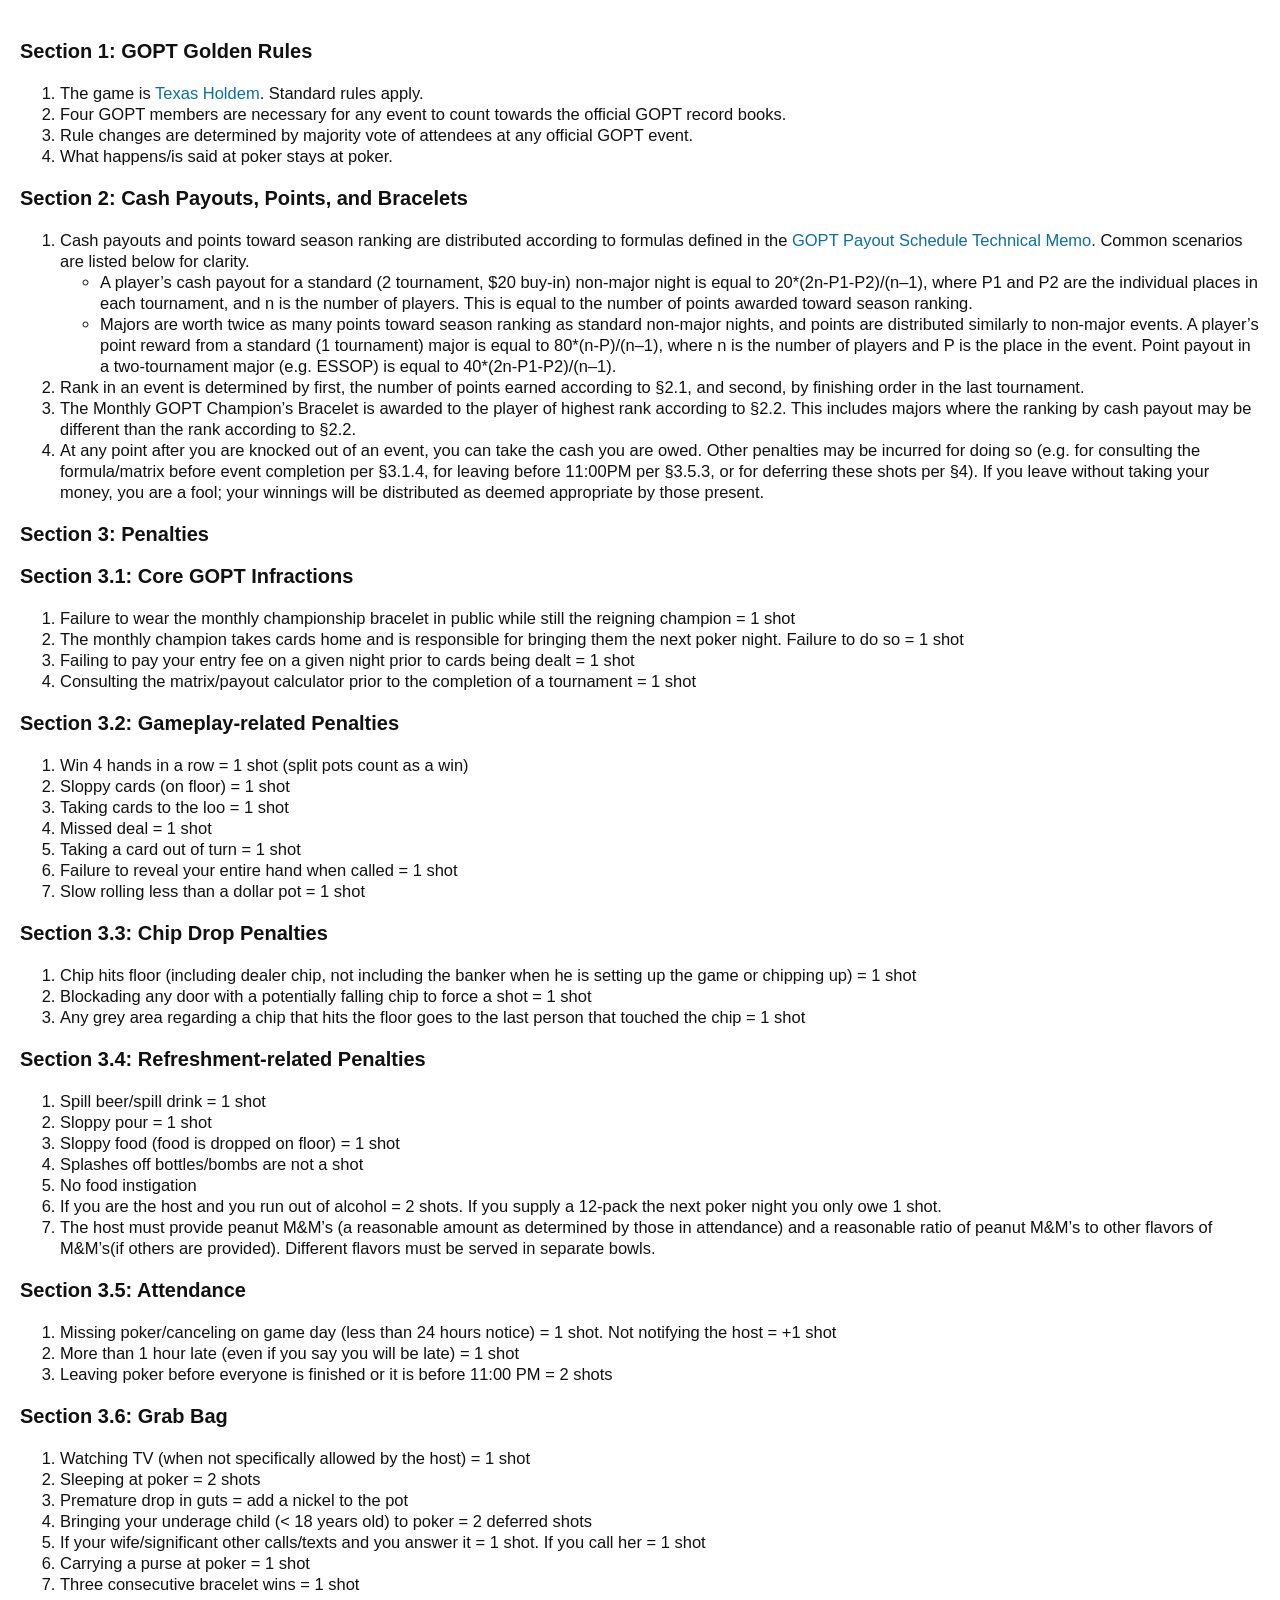
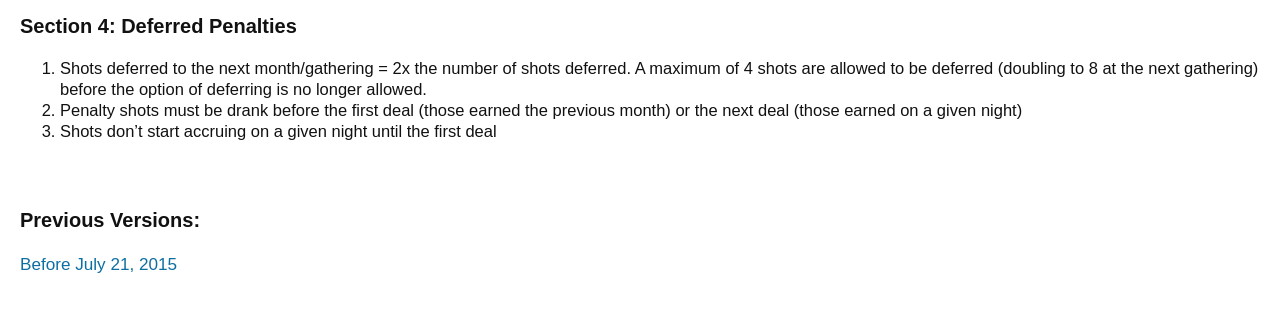
<file: files/rules2.html>
<!DOCTYPE html>  
<html lang="en">
<head>
  <meta charset="utf-8" />
  <meta http-equiv="X-UA-Compatible" content="IE=edge,chrome=1" />
  <title>rules2</title>
  <meta name="viewport" content="width=device-width, initial-scale=1.0" />
  <style id="mkstylesheet">
body{-webkit-font-smoothing:antialiased;font-family:"Helvetica Neue",Helvetica,Arial,Verdana,sans-serif;margin:30px 0 0;padding:0;background:#fff}#wrapper{padding:20px}li{font-size:110%}li li{font-size:100%}li p{font-size:100%;margin:.5em 0}h1{color:#000}h2{color:#111}h3{color:#111;margin:0}h4{color:#111}h5{color:#111}h6{font-size:1em;line-height:1.5em;margin:1.5em 0}body,p,td,div{color:#111;font-family:"Helvetica Neue",Helvetica,Arial,Verdana,sans-serif;word-wrap:break-word}a{color:#0d6ea1;text-decoration:none;-webkit-transition:color 0.2s ease-in-out;-moz-transition:color 0.2s ease-in-out;-o-transition:color 0.2s ease-in-out;-ms-transition:color 0.2s ease-in-out;transition:color 0.2s ease-in-out}a:hover{color:#3593d9}body{font-size:15px;line-height:21px;margin:0 auto}h1{font-size:37px;line-height:42px;margin-top:42px;margin-bottom:21px}h2{font-size:27px;line-height:42px;margin-top:42px;margin-bottom:21px}h3{font-size:20px;line-height:21px;margin-top:21px;margin-bottom:21px}h4{font-size:20px;line-height:21px;margin-top:21px;margin-bottom:21px}p,ul,ol,pre,table,blockquote{margin-top:21px;margin-bottom:21px}hr{border:1px solid;margin:-1px 0}ul ul,ol ol,ul ol,ol ul{margin-top:0;margin-bottom:0}b,strong,em,small,code{line-height:1}.footnote{color:#0d6ea1;font-size:.8em;vertical-align:super}abbr,acronym{border-bottom:1px dotted #aaa}#wrapper img{max-width:100%;height:auto}dd{font-size:1em;margin-bottom:1em}li>p:first-child{margin:0}ul ul,ul ol{margin-bottom:.4em}caption,col,colgroup,table,tbody,td,tfoot,th,thead,tr{border-spacing:0}table{border:1px solid rgba(0,0,0,0.25);border-collapse:collapse;display:table;empty-cells:hide;margin:-1px 0 1.3125em;padding:0;table-layout:fixed}caption{display:table-caption;font-weight:700}col{display:table-column}colgroup{display:table-column-group}tbody{display:table-row-group}tfoot{display:table-footer-group}thead{display:table-header-group}td,th{display:table-cell}tr{display:table-row}table th,table td{font-size:1.1em;line-height:1.3;padding:.5em 1em 0}table thead{background:rgba(0,0,0,0.15);border:1px solid rgba(0,0,0,0.15);border-bottom:1px solid rgba(0,0,0,0.2)}table tbody{background:rgba(0,0,0,0.05)}table tfoot{background:rgba(0,0,0,0.15);border:1px solid rgba(0,0,0,0.15);border-top:1px solid rgba(0,0,0,0.2)}figure{display:inline-block;overflow:hidden;position:relative;margin:1em 0 2em}figcaption{font-style:italic;text-align:center;background:white;color:#666}.poetry pre{display:block;font-family:Georgia,Garamond,serif !important;font-size:110% !important;font-style:italic;line-height:1.6em;margin-left:1em}.poetry pre code{font-family:Georgia,Garamond,serif !important;word-break:break-all;word-break:break-word;-webkit-hyphens:auto;-moz-hyphens:auto;hyphens:auto;white-space:pre-wrap}blockquote p{font-size:110%;font-style:italic;line-height:1.6em}sup,sub,a.footnote{font-size:1.4ex;height:0;line-height:1;position:relative;vertical-align:super}sub{vertical-align:sub;top:-1px}p,h5{font-size:1.1429em;line-height:1.3125em;margin:1.3125em 0}dt,th{font-weight:700}table tr:nth-child(odd),table th:nth-child(odd),table td:nth-child(odd){background:rgba(255,255,255,0.06)}table tr:nth-child(even),table td:nth-child(even){background:rgba(200,200,200,0.25)}@media print{img,table,figure{page-break-inside:avoid}#wrapper{background:#fff;color:#303030;padding:10px;position:relative;text-indent:0}}@media screen{.inverted{background:#252a2a}.inverted #wrapper{background:#252a2a;color:#eee}.inverted hr{border-color:#333f40 !important}.inverted p,.inverted td,.inverted li,.inverted h1,.inverted h2,.inverted h3,.inverted h4,.inverted h5,.inverted h6,.inverted th,.inverted .math,.inverted caption,.inverted dt,.inverted dd{color:#eee}.inverted pre{background:#ccc}.inverted pre code{color:#111}.inverted table{background:none}.inverted table tr:nth-child(odd),.inverted table td:nth-child(odd){background:none}.inverted a{color:#acd1d5}::selection{background:rgba(157,193,200,0.5)}h1::selection{background-color:rgba(45,156,208,0.3)}h2::selection{background-color:rgba(90,182,224,0.3)}h3::selection,h4::selection,h5::selection,h6::selection,li::selection,ol::selection{background-color:rgba(133,201,232,0.3)}code::selection{background-color:rgba(0,0,0,0.7);color:#eee}code span::selection{background-color:rgba(0,0,0,0.7) !important;color:#eee !important}a::selection{background-color:rgba(255,230,102,0.2)}.inverted a::selection{background-color:rgba(255,230,102,0.6)}td::selection,th::selection,caption::selection{background-color:rgba(180,237,95,0.5)}}
#mkreplaced-toc{list-style-position:inside;padding:0;margin:0 0 0 1rem;list-style-type:none}#mkreplaced-toc li::before{content:''}#mkreplaced-toc li{font-size:1.5rem;line-height:1.5;font-weight:normal}#mkreplaced-toc li ul{font-size:1.3rem;font-weight:300;padding:.5rem 0;margin:0 0 0 1rem}#mkreplaced-toc li.missing{list-style-type:none !important}#mkreplaced-toc.max-1 ul,#mkreplaced-toc.max1 ul{display:none}#mkreplaced-toc.max-2 ul ul,#mkreplaced-toc.max2 ul ul{display:none}#mkreplaced-toc.max-3 ul ul ul,#mkreplaced-toc.max3 ul ul ul{display:none}#mkreplaced-toc.max-4 ul ul ul ul,#mkreplaced-toc.max4 ul ul ul ul{display:none}#mkreplaced-toc.max-5 ul ul ul ul ul,#mkreplaced-toc.max5 ul ul ul ul ul{display:none}

@media print{
#wrapper #generated-toc-clone,#generated-toc{display:none!important}
}
#wrapper #generated-toc-clone, #wrapper #mkreplaced-toc, #wrapper #generated-toc-clone ul, #wrapper #mkreplaced-toc ul {
    list-style-position: inside
}
#wrapper #generated-toc-clone li.missing, #wrapper #mkreplaced-toc li.missing {
    list-style-type: none!important
}
#wrapper #generated-toc-clone, #wrapper #mkreplaced-toc {
    list-style-type: upper-roman
}
#wrapper #generated-toc-clone>li>ul, #wrapper #mkreplaced-toc>li>ul  {
    list-style-type: decimal
}
#wrapper #generated-toc-clone>li>ul>li>ul, #wrapper #mkreplaced-toc>li>ul>li>ul {
    list-style-type: decimal-leading-zero
}
#wrapper #generated-toc-clone>li>ul>li>ul>li>ul, #wrapper #mkreplaced-toc>li>ul>li>ul>li>ul {
    list-style-type: lower-greek
}
#wrapper #generated-toc-clone>li>ul>li>ul>li>ul>li>ul, #wrapper #mkreplaced-toc>li>ul>li>ul>li>ul>li>ul {
    list-style-type: disc
}
#wrapper #generated-toc-clone>li>ul>li>ul>li>ul>li>ul>li>ul, #wrapper #mkreplaced-toc>li>ul>li>ul>li>ul>li>ul>li>ul {
    list-style-type: square
}
#wrapper #generated-toc-clone,#wrapper #mkreplaced-toc{list-style-position:outside!important;margin-left:3rem;}
</style>

</head>
<body class="normal firstload">
  <div id="wrapper">
      <h3 id="section1:goptgoldenrules">Section 1: GOPT Golden Rules</h3>

<ol>
<li>The game is <a href="https://en.wikipedia.org/wiki/Texas_hold_'em">Texas Holdem</a>. Standard rules apply.</li>
<li>Four GOPT members are necessary for any event to count towards the official GOPT record books.</li>
<li>Rule changes are determined by majority vote of attendees at any official GOPT event.</li>
<li>What happens/is said at poker stays at poker.</li>
</ol>

<h3 id="section2:cashpayoutspointsandbracelets">Section 2: Cash Payouts, Points, and Bracelets</h3>

<ol>
<li>Cash payouts and points toward season ranking are distributed according to formulas defined in the <a href="http://scottzero.co/GOPTPayoutTechNote.pdf">GOPT Payout Schedule Technical Memo</a>. Common scenarios are listed below for clarity.

<ul>
<li>A player&#8217;s cash payout for a standard (2 tournament, $20 buy-in) non-major night is equal to 20*(2n-P1-P2)/(n&#8211;1), where P1 and P2 are the individual places in each tournament, and n is the number of players. This is equal to the number of points awarded toward season ranking.</li>
<li>Majors are worth twice as many points toward season ranking as standard non-major nights, and points are distributed similarly to non-major events. A player&#8217;s point reward from a standard (1 tournament) major is equal to 80*(n-P)/(n&#8211;1), where n is the number of players and P is the place in the event. Point payout in a two-tournament major (e.g. ESSOP) is equal to 40*(2n-P1-P2)/(n&#8211;1).</li>
</ul></li>
<li>Rank in an event is determined by first, the number of points earned according to §2.1, and second, by finishing order in the last tournament.</li>
<li>The Monthly GOPT Champion&#8217;s Bracelet is awarded to the player of highest rank according to §2.2. This includes majors where the ranking by cash payout may be different than the rank according to §2.2.</li>
<li>At any point after you are knocked out of an event, you can take the cash you are owed. Other penalties may be incurred for doing so (e.g. for consulting the formula/matrix before event completion per §3.1.4, for leaving before 11:00PM per §3.5.3, or for deferring these shots per §4). If you leave without taking your money, you are a fool; your winnings will be distributed as deemed appropriate by those present.</li>
</ol>

<h3 id="section3:penalties">Section 3: Penalties</h3>

<h4 id="section3.1:coregoptinfractions">Section 3.1: Core GOPT Infractions</h4>

<ol>
<li>Failure to wear the monthly championship bracelet in public while still the reigning champion = 1 shot</li>
<li>The monthly champion takes cards home and is responsible for bringing them the next poker night. Failure to do so = 1 shot</li>
<li>Failing to pay your entry fee on a given night prior to cards being dealt = 1 shot</li>
<li>Consulting the matrix/payout calculator prior to the completion of a tournament = 1 shot</li>
</ol>

<h4 id="section3.2:gameplay-relatedpenalties">Section 3.2: Gameplay-related Penalties</h4>

<ol>
<li>Win 4 hands in a row = 1 shot (split pots count as a win)</li>
<li>Sloppy cards (on floor) = 1 shot</li>
<li>Taking cards to the loo = 1 shot</li>
<li>Missed deal = 1 shot</li>
<li>Taking a card out of turn = 1 shot</li>
<li>Failure to reveal your entire hand when called = 1 shot</li>
<li>Slow rolling less than a dollar pot = 1 shot</li>
</ol>

<h4 id="section3.3:chipdroppenalties">Section 3.3: Chip Drop Penalties</h4>

<ol>
<li>Chip hits floor (including dealer chip, not including the banker when he is setting up the game or chipping up) = 1 shot</li>
<li>Blockading any door with a potentially falling chip to force a shot = 1 shot</li>
<li>Any grey area regarding a chip that hits the floor goes to the last person that touched the chip = 1 shot</li>
</ol>

<h4 id="section3.4:refreshment-relatedpenalties">Section 3.4: Refreshment-related Penalties</h4>

<ol>
<li>Spill beer/spill drink = 1 shot</li>
<li>Sloppy pour = 1 shot</li>
<li>Sloppy food (food is dropped on floor) = 1 shot</li>
<li>Splashes off bottles/bombs are not a shot</li>
<li>No food instigation</li>
<li>If you are the host and you run out of alcohol = 2 shots. If you supply a 12-pack the next poker night you only owe 1 shot.</li>
<li>The host must provide peanut M&amp;M&#8217;s (a reasonable amount as determined by those in attendance) and a reasonable ratio of peanut M&amp;M&#8217;s to other flavors of M&amp;M&#8217;s(if others are provided). Different flavors must be served in separate bowls.</li>
</ol>

<h4 id="section3.5:attendance">Section 3.5: Attendance</h4>

<ol>
<li>Missing poker/canceling on game day (less than 24 hours notice) = 1 shot. Not notifying the host = +1 shot</li>
<li>More than 1 hour late (even if you say you will be late) = 1 shot</li>
<li>Leaving poker before everyone is finished or it is before 11:00 PM = 2 shots</li>
</ol>

<h4 id="section3.6:grabbag">Section 3.6: Grab Bag</h4>

<ol>
<li>Watching TV (when not specifically allowed by the host) = 1 shot</li>
<li>Sleeping at poker = 2 shots</li>
<li>Premature drop in guts = add a nickel to the pot</li>
<li>Bringing your underage child (&lt; 18 years old) to poker = 2 deferred shots</li>
<li>If your wife/significant other calls/texts and you answer it = 1 shot. If you call her = 1 shot</li>
<li>Carrying a purse at poker = 1 shot</li>
<li>Three consecutive bracelet wins = 1 shot</li>
</ol>

<h3 id="section4:deferredpenalties">Section 4: Deferred Penalties</h3>

<ol>
<li>Shots deferred to the next month/gathering = 2x the number of shots deferred. A maximum of 4 shots are allowed to be deferred (doubling to 8 at the next gathering) before the option of deferring is no longer allowed.</li>
<li>Penalty shots must be drank before the first deal (those earned the previous month) or the next deal (those earned on a given night)</li>
<li>Shots don&#8217;t start accruing on a given night until the first deal</li>
</ol>

<p><br> </p>

<h4 id="previousversions:">Previous Versions:</h4>

<p><a href="http://scottzero.co/GOPT/index.php/rules-before-7212015/">Before July 21, 2015</a></p>
<!-- ##END MARKED WRAPPER## -->
    </div>
</body>
</html>
</file>
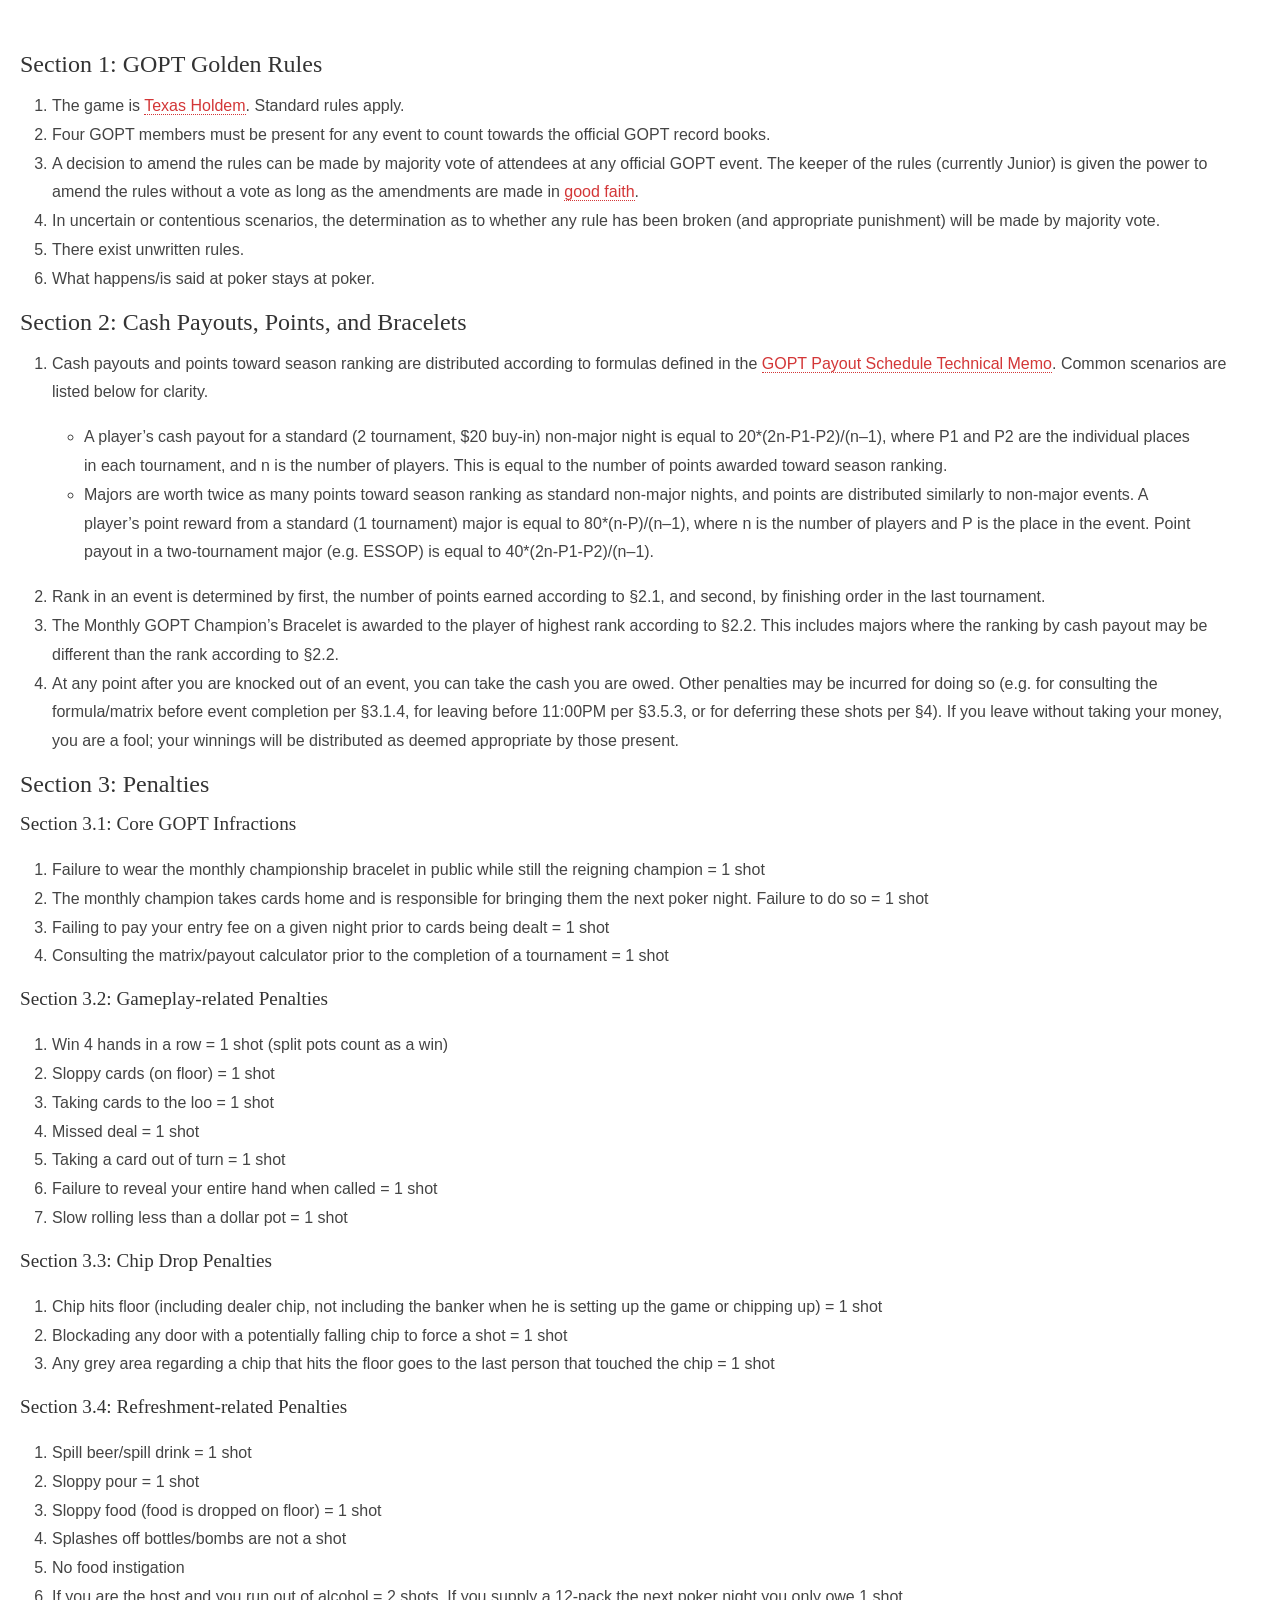
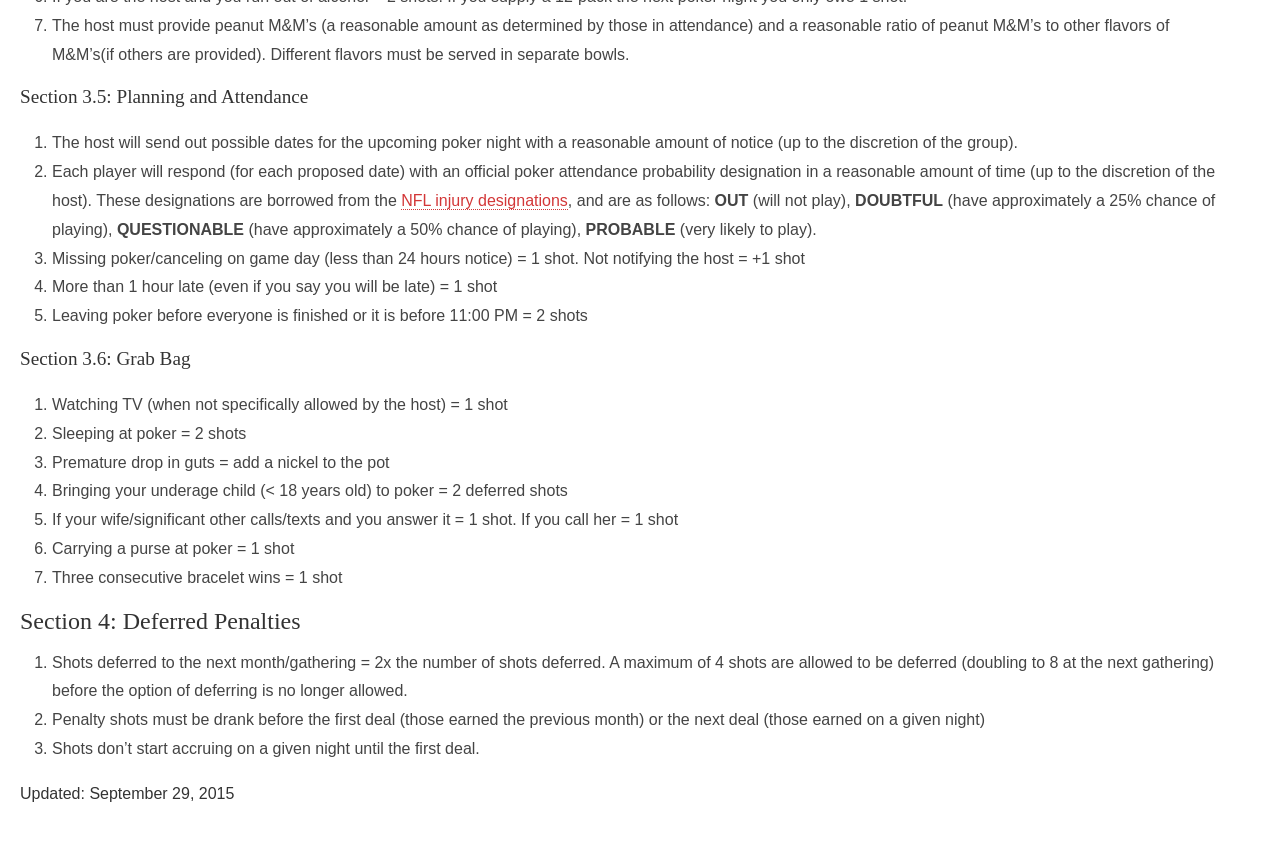
<file: files/rules3.html>
<!DOCTYPE html>  
<html lang="en">
<head>
  <meta charset="utf-8" />
  <meta http-equiv="X-UA-Compatible" content="IE=edge,chrome=1" />
  <title>rules3</title>
  <meta name="viewport" content="width=device-width, initial-scale=1.0" />
  <style id="mkstylesheet">
#wrapper div,#wrapper span,#wrapper object,#wrapper iframe,#wrapper h1,#wrapper h2,#wrapper h3,#wrapper h4,#wrapper h5,#wrapper h6,#wrapper p,#wrapper blockquote,#wrapper pre,#wrapper a,#wrapper abbr,#wrapper acronym,#wrapper address,#wrapper code,#wrapper del,#wrapper dfn,#wrapper em,#wrapper img,#wrapper q,#wrapper dl,#wrapper dt,#wrapper dd,#wrapper ol,#wrapper ul,#wrapper li,#wrapper fieldset,#wrapper form,#wrapper label,#wrapper legend,#wrapper table,#wrapper caption,#wrapper tbody,#wrapper tfoot,#wrapper thead,#wrapper tr,#wrapper th,#wrapper td{margin:0;padding:0;border:0;font-weight:inherit;font-style:inherit;font-family:inherit;vertical-align:baseline}body{background:#fff;margin:1.5em 0}body #wrapper{line-height:1.8}#wrapper table{border-collapse:collapse;border-spacing:0}#wrapper caption,#wrapper th,#wrapper td{text-align:left;font-weight:400}#wrapper blockquote:before,#wrapper blockquote:after,#wrapper q:before,#wrapper q:after{content:""}#wrapper blockquote,#wrapper q{quotes:"" ""}#wrapper a img{border:none}#wrapper input,#wrapper textarea{margin:0}body{-webkit-font-smoothing:antialiased;font-size:16px;margin:2em 0 0}@font-face{font-family:'RokkittRegular';src:url("[data-uri]") format("woff");font-weight:normal;font-style:normal}@font-face{font-family:'LiberationMonoRegular';src:url("[data-uri]") format("woff");font-weight:normal;font-style:normal}#wrapper{font-size:100%;padding:20px}#wrapper p,#wrapper ul,#wrapper ol,#wrapper dl,#wrapper td,#wrapper input,#wrapper textarea,#wrapper div{color:#333;font-family:Lucida Grande, Verdana, Helvetica, Arial, sans-serif}#wrapper h1,#wrapper h2,#wrapper h3,#wrapper h4,#wrapper h5,#wrapper h6{color:#333;font-family:Rockwell, 'Rokkitt', Georgia, serif;letter-spacing:0}#wrapper h1{font-size:3rem;line-height:1;margin-bottom:0.5rem}#wrapper h2{font-size:2rem;margin-bottom:0.75rem}#wrapper h3{font-size:1.5rem;line-height:1;margin-bottom:1rem}#wrapper h4{font-size:1.2rem;line-height:1.25;margin-bottom:1.25rem}#wrapper h5{font-size:1rem;margin-bottom:1.5rem}#wrapper h6{font-size:1rem}#wrapper p{margin:0 0 1.5em}#wrapper ul,#wrapper ol{color:#444;margin:1em 2em}#wrapper ul{list-style-type:circle}#wrapper ol{list-style-type:decimal}#wrapper li>p:first-child{margin:0}#wrapper dl{margin:0 0 1.5em 0}#wrapper dl dt{font-weight:bold}#wrapper dl dd{margin-left:1.5em}#wrapper abbr,#wrapper acronym{border-bottom:1px dotted #aaa}#wrapper address{margin-top:1.5em;font-style:italic}#wrapper del{color:#000}#wrapper a{color:#D33637;text-decoration:none;border-bottom:1px dotted #D33637;-webkit-transition:color .2s ease-in-out;-moz-transition:color .2s ease-in-out;-o-transition:color .2s ease-in-out;-ms-transition:color .2s ease-in-out;transition:color .2s ease-in-out}#wrapper a:hover{text-decoration:none;color:#666;border-bottom-color:#666}#wrapper a:active{outline:0;position:relative;top:1px}#wrapper blockquote{background:#e7e7e7;border-top:1px solid #ccc;margin:1.5em;color:#444;font-style:italic}#wrapper blockquote p{padding:1em;border-top:1px solid #fff}#wrapper strong{font-weight:bold}#wrapper em{font-style:italic}#wrapper dfn{font-weight:bold}#wrapper pre,#wrapper code,#wrapper tt{font-family:Menlo, Monaco, monospace;text-align:left}#wrapper pre,#wrapper tt{color:#555;overflow:auto}#wrapper tt{display:block;margin:1.5em 0;line-height:1.5}#wrapper span.amp{font-family:Baskerville, Palatino, "Book Antiqua", serif;font-style:italic}#wrapper img{max-width:100%;height:auto}#wrapper .footnote{font-size:.9em;vertical-align:super}#wrapper caption,#wrapper col,#wrapper colgroup,#wrapper table,#wrapper tbody,#wrapper td,#wrapper tfoot,#wrapper th,#wrapper thead,#wrapper tr{border-spacing:0}#wrapper caption{color:#666}#wrapper figure{display:inline-block;margin:.5em 0 1.8em;position:relative}#wrapper .poetry pre{display:block;font-family:Georgia, Garamond, serif !important;font-size:110% !important;font-style:italic;line-height:1.6em;margin-left:1em}#wrapper .poetry pre code{font-family:Georgia, Garamond, serif !important;word-break:break-all;word-break:break-word;-webkit-hyphens:auto;-moz-hyphens:auto;hyphens:auto;white-space:pre-wrap}#wrapper sup,#wrapper sub,#wrapper a.footnote{font-size:1.4ex;height:0;line-height:1;position:relative;vertical-align:super}#wrapper sub{vertical-align:sub;top:-1px}#wrapper table{width:100%;margin-bottom:2em;padding:0;font-size:13px;border:1px solid #ddd;border-collapse:separate;border-radius:4px;-moz-border-radius:4px;-webkit-border-radius:4px}#wrapper table th,#wrapper table td{padding:10px 10px 9px;line-height:18px;text-align:left}#wrapper table th{padding-top:9px;font-weight:bold;vertical-align:middle}#wrapper table td{vertical-align:top;border-top:1px solid #ddd}#wrapper table tbody th{border-top:1px solid #ddd;vertical-align:top}#wrapper table th+th,#wrapper table td+td,#wrapper table th+td{border-left:1px solid #ddd}#wrapper table thead tr:first-child th:first-child,#wrapper table tbody tr:first-child td:first-child{border-radius:4px 0 0 0;-moz-border-radius:4px 0 0 0;-webkit-border-radius:4px 0 0 0}#wrapper table thead tr:first-child th:last-child,#wrapper table tbody tr:first-child td:last-child{border-radius:0 4px 0 0;-moz-border-radius:0 4px 0 0;-webkit-border-radius:0 4px 0 0}#wrapper table tbody tr:last-child td:first-child{border-radius:0 0 0 4px;-moz-border-radius:0 0 0 4px;-webkit-border-radius:0 0 0 4px}#wrapper table tbody tr:last-child td:last-child{border-radius:0 0 4px 0;-moz-border-radius:0 0 4px 0;-webkit-border-radius:0 0 4px 0}#wrapper table tbody tr:nth-child(odd){background-color:rgba(0,0,0,0.03)}@media print{img,table,figure{page-break-inside:avoid}#wrapper{background:#fff;color:#303030;padding:10px;position:relative;text-indent:0}}@media screen{#wrapper ::selection{background:rgba(157,193,200,0.5)}#wrapper h1::selection{background-color:rgba(45,156,208,0.3)}#wrapper h2::selection{background-color:rgba(90,182,224,0.3)}#wrapper h3::selection,#wrapper h4::selection,#wrapper h5::selection,#wrapper h6::selection,#wrapper li::selection,#wrapper ol::selection{background-color:rgba(133,201,232,0.3)}#wrapper code::selection{background-color:rgba(0,0,0,0.7);color:#eee}#wrapper code span::selection{background-color:rgba(0,0,0,0.7) !important;color:#eee !important}#wrapper a::selection{background-color:rgba(255,230,102,0.2)}#wrapper .inverted a::selection{background-color:rgba(255,230,102,0.6)}#wrapper td::selection,#wrapper th::selection,#wrapper caption::selection{background-color:rgba(180,237,95,0.5)}.inverted{background:#0b2531}.inverted #wrapper{padding:20px;background:#0b2531}.inverted #wrapper p,.inverted #wrapper td,.inverted #wrapper li,.inverted #wrapper h1,.inverted #wrapper h2,.inverted #wrapper h3,.inverted #wrapper h4,.inverted #wrapper h5,.inverted #wrapper h6,.inverted #wrapper th,.inverted #wrapper .math,.inverted #wrapper dd,.inverted #wrapper dt{color:#eee !important}.inverted #wrapper pre,.inverted #wrapper tt{color:#ddd}.inverted #wrapper a{border-bottom:none;color:#fff;text-decoration:underline}.inverted #wrapper blockquote{background:rgba(255,255,255,0.1);border-top-color:rgba(255,255,255,0.1)}.inverted #wrapper blockquote p{border-top-color:rgba(255,255,255,0.3)}.inverted #wrapper caption,.inverted #wrapper .footnote,.inverted #wrapper figcaption{color:rgba(255,255,255,0.5)}.inverted #wrapper table{border-color:rgba(255,255,255,0.3)}.inverted #wrapper table td{vertical-align:top;border-top:none}.inverted #wrapper table th+th,.inverted #wrapper table td+td,.inverted #wrapper table th+td{border-left:1px solid rgba(255,255,255,0.3)}.inverted #wrapper table tbody tr:nth-child(odd){background-color:rgba(255,255,255,0.1)}}
#mkreplaced-toc{list-style-position:inside;padding:0;margin:0 0 0 1rem;list-style-type:none}#mkreplaced-toc li::before{content:''}#mkreplaced-toc li{font-size:1.5rem;line-height:1.5;font-weight:normal}#mkreplaced-toc li ul{font-size:1.3rem;font-weight:300;padding:.5rem 0;margin:0 0 0 1rem}#mkreplaced-toc li.missing{list-style-type:none !important}#mkreplaced-toc.max-1 ul,#mkreplaced-toc.max1 ul{display:none}#mkreplaced-toc.max-2 ul ul,#mkreplaced-toc.max2 ul ul{display:none}#mkreplaced-toc.max-3 ul ul ul,#mkreplaced-toc.max3 ul ul ul{display:none}#mkreplaced-toc.max-4 ul ul ul ul,#mkreplaced-toc.max4 ul ul ul ul{display:none}#mkreplaced-toc.max-5 ul ul ul ul ul,#mkreplaced-toc.max5 ul ul ul ul ul{display:none}
#wrapper #generated-toc-clone, #wrapper #mkreplaced-toc, #wrapper #generated-toc-clone ul, #wrapper #mkreplaced-toc ul {
    list-style-position: inside;
}
#wrapper #generated-toc-clone li.missing, #wrapper #mkreplaced-toc li.missing {
    list-style-type: none!important;
}
#wrapper #generated-toc-clone, #wrapper #mkreplaced-toc {
    list-style-type: upper-roman;
}
#wrapper #generated-toc-clone>li>ul, #wrapper #mkreplaced-toc>li>ul  {
    list-style-type: decimal;
}
#wrapper #generated-toc-clone>li>ul>li>ul, #wrapper #mkreplaced-toc>li>ul>li>ul {
    list-style-type: decimal-leading-zero;
}
#wrapper #generated-toc-clone>li>ul>li>ul>li>ul, #wrapper #mkreplaced-toc>li>ul>li>ul>li>ul {
    list-style-type: lower-greek;
}
#wrapper #generated-toc-clone>li>ul>li>ul>li>ul>li>ul, #wrapper #mkreplaced-toc>li>ul>li>ul>li>ul>li>ul {
    list-style-type: disc;
}
#wrapper #generated-toc-clone>li>ul>li>ul>li>ul>li>ul>li>ul, #wrapper #mkreplaced-toc>li>ul>li>ul>li>ul>li>ul>li>ul {
    list-style-type: square;
}
#wrapper #generated-toc-clone,#wrapper #mkreplaced-toc{list-style-position:outside!important;margin-left:2rem;}
</style>

<style id="mkprintstyles">@media print{#wrapper #generated-toc-clone,#generated-toc{display:none!important;}
html,body,#wrapper{font-size:10pt!important;}
}
</style>


</head>
<body class="normal firstload">
  <div id="wrapper">
      <h3 id="section1:goptgoldenrules">Section 1: GOPT Golden Rules</h3>

<ol>
<li>The game is <a href="https://en.wikipedia.org/wiki/Texas_hold_'em">Texas Holdem</a>. Standard rules apply.</li>
<li>Four GOPT members must be present for any event to count towards the official GOPT record books.</li>
<li>A decision to amend the rules can be made by majority vote of attendees at any official GOPT event. The keeper of the rules (currently Junior) is given the power to amend the rules without a vote as long as the amendments are made in <a href="https://en.wikipedia.org/wiki/Good_faith_(law)">good faith</a>.</li>
<li>In uncertain or contentious scenarios, the determination as to whether any rule has been broken (and appropriate punishment) will be made by majority vote.</li>
<li>There exist unwritten rules.</li>
<li>What happens/is said at poker stays at poker.</li>
</ol>

<h3 id="section2:cashpayoutspointsandbracelets">Section 2: Cash Payouts, Points, and Bracelets</h3>

<ol>
<li>Cash payouts and points toward season ranking are distributed according to formulas defined in the <a href="http://www.gopt.poker/files/GOPTpayouttechnote.pdf">GOPT Payout Schedule Technical Memo</a>. Common scenarios are listed below for clarity.

<ul>
<li>A player&#8217;s cash payout for a standard (2 tournament, $20 buy-in) non-major night is equal to 20*(2n-P1-P2)/(n&#8211;1), where P1 and P2 are the individual places in each tournament, and n is the number of players. This is equal to the number of points awarded toward season ranking.</li>
<li>Majors are worth twice as many points toward season ranking as standard non-major nights, and points are distributed similarly to non-major events. A player&#8217;s point reward from a standard (1 tournament) major is equal to 80*(n-P)/(n&#8211;1), where n is the number of players and P is the place in the event. Point payout in a two-tournament major (e.g. ESSOP) is equal to 40*(2n-P1-P2)/(n&#8211;1).</li>
</ul></li>
<li>Rank in an event is determined by first, the number of points earned according to §2.1, and second, by finishing order in the last tournament.</li>
<li>The Monthly GOPT Champion&#8217;s Bracelet is awarded to the player of highest rank according to §2.2. This includes majors where the ranking by cash payout may be different than the rank according to §2.2.</li>
<li>At any point after you are knocked out of an event, you can take the cash you are owed. Other penalties may be incurred for doing so (e.g. for consulting the formula/matrix before event completion per §3.1.4, for leaving before 11:00PM per §3.5.3, or for deferring these shots per §4). If you leave without taking your money, you are a fool; your winnings will be distributed as deemed appropriate by those present.</li>
</ol>

<h3 id="section3:penalties">Section 3: Penalties</h3>

<h4 id="section3.1:coregoptinfractions">Section 3.1: Core GOPT Infractions</h4>

<ol>
<li>Failure to wear the monthly championship bracelet in public while still the reigning champion = 1 shot</li>
<li>The monthly champion takes cards home and is responsible for bringing them the next poker night. Failure to do so = 1 shot</li>
<li>Failing to pay your entry fee on a given night prior to cards being dealt = 1 shot</li>
<li>Consulting the matrix/payout calculator prior to the completion of a tournament = 1 shot</li>
</ol>

<h4 id="section3.2:gameplay-relatedpenalties">Section 3.2: Gameplay-related Penalties</h4>

<ol>
<li>Win 4 hands in a row = 1 shot (split pots count as a win)</li>
<li>Sloppy cards (on floor) = 1 shot</li>
<li>Taking cards to the loo = 1 shot</li>
<li>Missed deal = 1 shot</li>
<li>Taking a card out of turn = 1 shot</li>
<li>Failure to reveal your entire hand when called = 1 shot</li>
<li>Slow rolling less than a dollar pot = 1 shot</li>
</ol>

<h4 id="section3.3:chipdroppenalties">Section 3.3: Chip Drop Penalties</h4>

<ol>
<li>Chip hits floor (including dealer chip, not including the banker when he is setting up the game or chipping up) = 1 shot</li>
<li>Blockading any door with a potentially falling chip to force a shot = 1 shot</li>
<li>Any grey area regarding a chip that hits the floor goes to the last person that touched the chip = 1 shot</li>
</ol>

<h4 id="section3.4:refreshment-relatedpenalties">Section 3.4: Refreshment-related Penalties</h4>

<ol>
<li>Spill beer/spill drink = 1 shot</li>
<li>Sloppy pour = 1 shot</li>
<li>Sloppy food (food is dropped on floor) = 1 shot</li>
<li>Splashes off bottles/bombs are not a shot</li>
<li>No food instigation</li>
<li>If you are the host and you run out of alcohol = 2 shots. If you supply a 12-pack the next poker night you only owe 1 shot.</li>
<li>The host must provide peanut M&amp;M&#8217;s (a reasonable amount as determined by those in attendance) and a reasonable ratio of peanut M&amp;M&#8217;s to other flavors of M&amp;M&#8217;s(if others are provided). Different flavors must be served in separate bowls.</li>
</ol>

<h4 id="section3.5:planningandattendance">Section 3.5: Planning and Attendance</h4>

<ol>
<li>The host will send out possible dates for the upcoming poker night with a reasonable amount of notice (up to the discretion of the group).</li>
<li>Each player will respond (for each proposed date) with an official poker attendance probability designation in a reasonable amount of time (up to the discretion of the host). These designations are borrowed from the <a href="http://www.nfl.com/fantasyfootball/help/injuryreport">NFL injury designations</a>, and are as follows: <strong>OUT</strong> (will not play), <strong>DOUBTFUL</strong> (have approximately a 25% chance of playing), <strong>QUESTIONABLE</strong> (have approximately a 50% chance of playing), <strong>PROBABLE</strong> (very likely to play).</li>
<li>Missing poker/canceling on game day (less than 24 hours notice) = 1 shot. Not notifying the host = +1 shot</li>
<li>More than 1 hour late (even if you say you will be late) = 1 shot</li>
<li>Leaving poker before everyone is finished or it is before 11:00 PM = 2 shots</li>
</ol>

<h4 id="section3.6:grabbag">Section 3.6: Grab Bag</h4>

<ol>
<li>Watching TV (when not specifically allowed by the host) = 1 shot</li>
<li>Sleeping at poker = 2 shots</li>
<li>Premature drop in guts = add a nickel to the pot</li>
<li>Bringing your underage child (&lt; 18 years old) to poker = 2 deferred shots</li>
<li>If your wife/significant other calls/texts and you answer it = 1 shot. If you call her = 1 shot</li>
<li>Carrying a purse at poker = 1 shot</li>
<li>Three consecutive bracelet wins = 1 shot</li>
</ol>

<h3 id="section4:deferredpenalties">Section 4: Deferred Penalties</h3>

<ol>
<li>Shots deferred to the next month/gathering = 2x the number of shots deferred. A maximum of 4 shots are allowed to be deferred (doubling to 8 at the next gathering) before the option of deferring is no longer allowed.</li>
<li>Penalty shots must be drank before the first deal (those earned the previous month) or the next deal (those earned on a given night)</li>
<li>Shots don&#8217;t start accruing on a given night until the first deal.</li>
</ol>

<p>Updated: September 29, 2015</p>
<!-- ##END MARKED WRAPPER## -->
    </div>
</body>
</html>
</file>
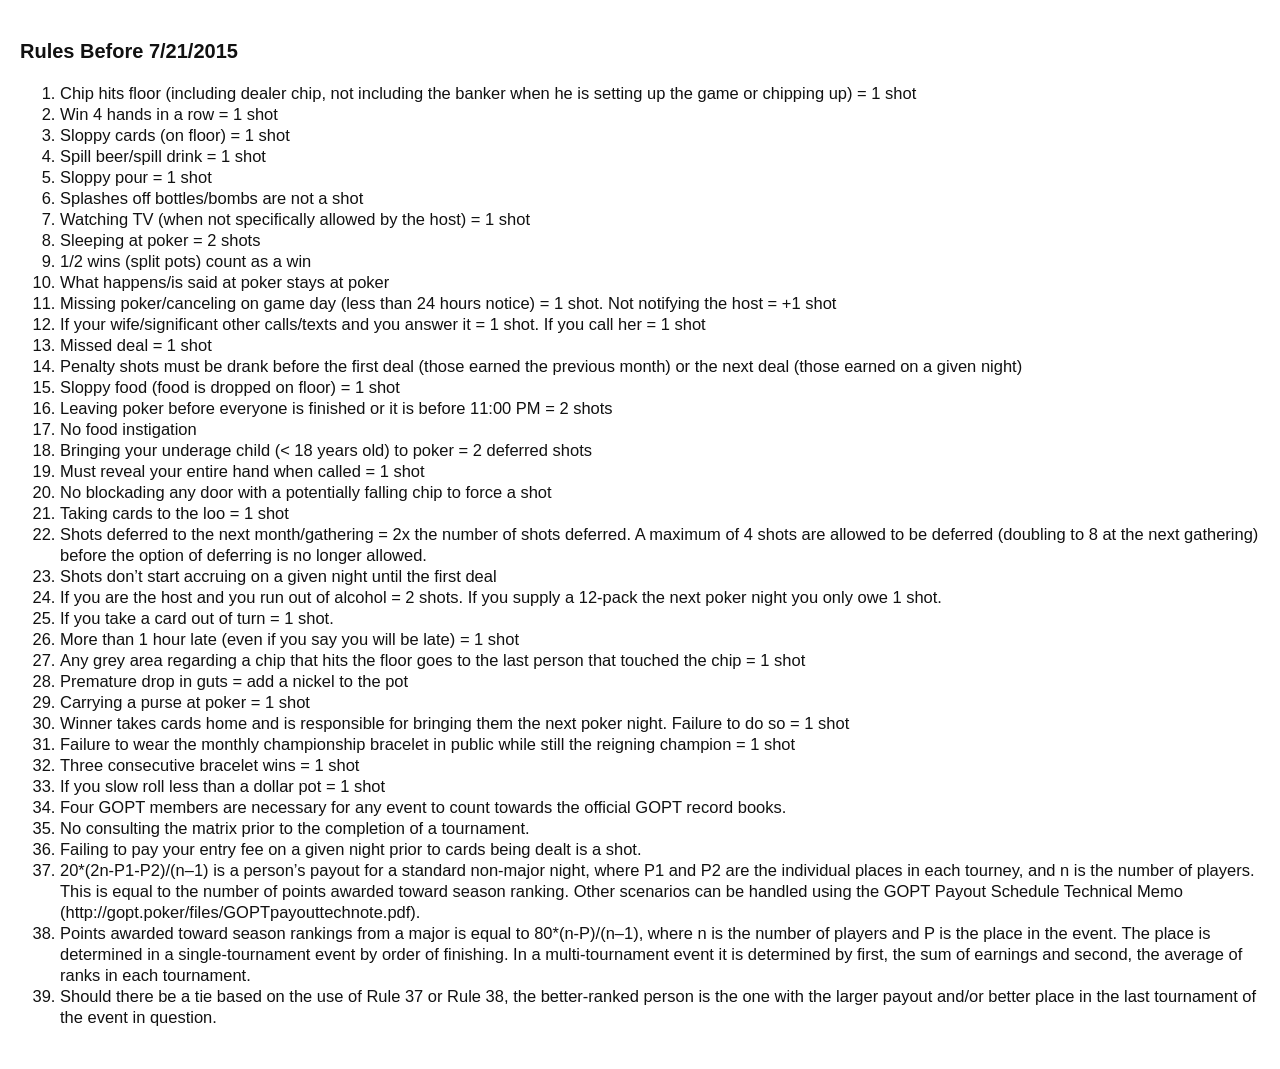
<file: files/rulesbefore7212015.html>
<!DOCTYPE html>  
<html lang="en">
<head>
  <meta charset="utf-8" />
  <meta http-equiv="X-UA-Compatible" content="IE=edge,chrome=1" />
  <title>rules</title>
  <meta name="viewport" content="width=device-width, initial-scale=1.0" />
  <style id="mkstylesheet">
body{-webkit-font-smoothing:antialiased;font-family:"Helvetica Neue",Helvetica,Arial,Verdana,sans-serif;margin:30px 0 0;padding:0;background:#fff}#wrapper{padding:20px}li{font-size:110%}li li{font-size:100%}li p{font-size:100%;margin:.5em 0}h1{color:#000}h2{color:#111}h3{color:#111;margin:0}h4{color:#111}h5{color:#111}h6{font-size:1em;line-height:1.5em;margin:1.5em 0}body,p,td,div{color:#111;font-family:"Helvetica Neue",Helvetica,Arial,Verdana,sans-serif;word-wrap:break-word}a{color:#0d6ea1;text-decoration:none;-webkit-transition:color 0.2s ease-in-out;-moz-transition:color 0.2s ease-in-out;-o-transition:color 0.2s ease-in-out;-ms-transition:color 0.2s ease-in-out;transition:color 0.2s ease-in-out}a:hover{color:#3593d9}body{font-size:15px;line-height:21px;margin:0 auto}h1{font-size:37px;line-height:42px;margin-top:42px;margin-bottom:21px}h2{font-size:27px;line-height:42px;margin-top:42px;margin-bottom:21px}h3{font-size:20px;line-height:21px;margin-top:21px;margin-bottom:21px}h4{font-size:20px;line-height:21px;margin-top:21px;margin-bottom:21px}p,ul,ol,pre,table,blockquote{margin-top:21px;margin-bottom:21px}hr{border:1px solid;margin:-1px 0}ul ul,ol ol,ul ol,ol ul{margin-top:0;margin-bottom:0}b,strong,em,small,code{line-height:1}.footnote{color:#0d6ea1;font-size:.8em;vertical-align:super}abbr,acronym{border-bottom:1px dotted #aaa}#wrapper img{max-width:100%;height:auto}dd{font-size:1em;margin-bottom:1em}li>p:first-child{margin:0}ul ul,ul ol{margin-bottom:.4em}caption,col,colgroup,table,tbody,td,tfoot,th,thead,tr{border-spacing:0}table{border:1px solid rgba(0,0,0,0.25);border-collapse:collapse;display:table;empty-cells:hide;margin:-1px 0 1.3125em;padding:0;table-layout:fixed}caption{display:table-caption;font-weight:700}col{display:table-column}colgroup{display:table-column-group}tbody{display:table-row-group}tfoot{display:table-footer-group}thead{display:table-header-group}td,th{display:table-cell}tr{display:table-row}table th,table td{font-size:1.1em;line-height:1.3;padding:.5em 1em 0}table thead{background:rgba(0,0,0,0.15);border:1px solid rgba(0,0,0,0.15);border-bottom:1px solid rgba(0,0,0,0.2)}table tbody{background:rgba(0,0,0,0.05)}table tfoot{background:rgba(0,0,0,0.15);border:1px solid rgba(0,0,0,0.15);border-top:1px solid rgba(0,0,0,0.2)}figure{display:inline-block;overflow:hidden;position:relative;margin:1em 0 2em}figcaption{font-style:italic;text-align:center;background:white;color:#666}.poetry pre{display:block;font-family:Georgia,Garamond,serif !important;font-size:110% !important;font-style:italic;line-height:1.6em;margin-left:1em}.poetry pre code{font-family:Georgia,Garamond,serif !important;word-break:break-all;word-break:break-word;-webkit-hyphens:auto;-moz-hyphens:auto;hyphens:auto;white-space:pre-wrap}blockquote p{font-size:110%;font-style:italic;line-height:1.6em}sup,sub,a.footnote{font-size:1.4ex;height:0;line-height:1;position:relative;vertical-align:super}sub{vertical-align:sub;top:-1px}p,h5{font-size:1.1429em;line-height:1.3125em;margin:1.3125em 0}dt,th{font-weight:700}table tr:nth-child(odd),table th:nth-child(odd),table td:nth-child(odd){background:rgba(255,255,255,0.06)}table tr:nth-child(even),table td:nth-child(even){background:rgba(200,200,200,0.25)}@media print{img,table,figure{page-break-inside:avoid}#wrapper{background:#fff;color:#303030;padding:10px;position:relative;text-indent:0}}@media screen{.inverted{background:#252a2a}.inverted #wrapper{background:#252a2a;color:#eee}.inverted hr{border-color:#333f40 !important}.inverted p,.inverted td,.inverted li,.inverted h1,.inverted h2,.inverted h3,.inverted h4,.inverted h5,.inverted h6,.inverted th,.inverted .math,.inverted caption,.inverted dt,.inverted dd{color:#eee}.inverted pre{background:#ccc}.inverted pre code{color:#111}.inverted table{background:none}.inverted table tr:nth-child(odd),.inverted table td:nth-child(odd){background:none}.inverted a{color:#acd1d5}::selection{background:rgba(157,193,200,0.5)}h1::selection{background-color:rgba(45,156,208,0.3)}h2::selection{background-color:rgba(90,182,224,0.3)}h3::selection,h4::selection,h5::selection,h6::selection,li::selection,ol::selection{background-color:rgba(133,201,232,0.3)}code::selection{background-color:rgba(0,0,0,0.7);color:#eee}code span::selection{background-color:rgba(0,0,0,0.7) !important;color:#eee !important}a::selection{background-color:rgba(255,230,102,0.2)}.inverted a::selection{background-color:rgba(255,230,102,0.6)}td::selection,th::selection,caption::selection{background-color:rgba(180,237,95,0.5)}}
#mkreplaced-toc{list-style-position:inside;padding:0;margin:0 0 0 1rem;list-style-type:none}#mkreplaced-toc li::before{content:''}#mkreplaced-toc li{font-size:1.5rem;line-height:1.5;font-weight:normal}#mkreplaced-toc li ul{font-size:1.3rem;font-weight:300;padding:.5rem 0;margin:0 0 0 1rem}#mkreplaced-toc li.missing{list-style-type:none !important}#mkreplaced-toc.max-1 ul,#mkreplaced-toc.max1 ul{display:none}#mkreplaced-toc.max-2 ul ul,#mkreplaced-toc.max2 ul ul{display:none}#mkreplaced-toc.max-3 ul ul ul,#mkreplaced-toc.max3 ul ul ul{display:none}#mkreplaced-toc.max-4 ul ul ul ul,#mkreplaced-toc.max4 ul ul ul ul{display:none}#mkreplaced-toc.max-5 ul ul ul ul ul,#mkreplaced-toc.max5 ul ul ul ul ul{display:none}

@media print{
#wrapper #generated-toc-clone,#generated-toc{display:none!important}
}
#wrapper #generated-toc-clone, #wrapper #mkreplaced-toc, #wrapper #generated-toc-clone ul, #wrapper #mkreplaced-toc ul {
    list-style-position: inside
}
#wrapper #generated-toc-clone li.missing, #wrapper #mkreplaced-toc li.missing {
    list-style-type: none!important
}
#wrapper #generated-toc-clone, #wrapper #mkreplaced-toc {
    list-style-type: upper-roman
}
#wrapper #generated-toc-clone>li>ul, #wrapper #mkreplaced-toc>li>ul  {
    list-style-type: decimal
}
#wrapper #generated-toc-clone>li>ul>li>ul, #wrapper #mkreplaced-toc>li>ul>li>ul {
    list-style-type: decimal-leading-zero
}
#wrapper #generated-toc-clone>li>ul>li>ul>li>ul, #wrapper #mkreplaced-toc>li>ul>li>ul>li>ul {
    list-style-type: lower-greek
}
#wrapper #generated-toc-clone>li>ul>li>ul>li>ul>li>ul, #wrapper #mkreplaced-toc>li>ul>li>ul>li>ul>li>ul {
    list-style-type: disc
}
#wrapper #generated-toc-clone>li>ul>li>ul>li>ul>li>ul>li>ul, #wrapper #mkreplaced-toc>li>ul>li>ul>li>ul>li>ul>li>ul {
    list-style-type: square
}
#wrapper #generated-toc-clone,#wrapper #mkreplaced-toc{list-style-position:outside!important;margin-left:3rem;}
</style>

</head>
<body class="normal firstload">
  <div id="wrapper">
      <h3 id="rulesbefore7212015">Rules Before 7/21/2015</h3>

<ol>
<li>Chip hits floor (including dealer chip, not including the banker when he is setting up the game or chipping up) = 1 shot</li>
<li>Win 4 hands in a row = 1 shot</li>
<li>Sloppy cards (on floor) = 1 shot</li>
<li>Spill beer/spill drink = 1 shot</li>
<li>Sloppy pour = 1 shot</li>
<li>Splashes off bottles/bombs are not a shot</li>
<li>Watching TV (when not specifically allowed by the host) = 1 shot</li>
<li>Sleeping at poker = 2 shots</li>
<li>1/2 wins (split pots) count as a win</li>
<li>What happens/is said at poker stays at poker</li>
<li>Missing poker/canceling on game day (less than 24 hours notice) = 1 shot. Not notifying the host = +1 shot</li>
<li>If your wife/significant other calls/texts and you answer it = 1 shot. If you call her = 1 shot</li>
<li>Missed deal = 1 shot</li>
<li>Penalty shots must be drank before the first deal (those earned the previous month) or the next deal (those earned on a given night)</li>
<li>Sloppy food (food is dropped on floor) = 1 shot</li>
<li>Leaving poker before everyone is finished or it is before 11:00 PM = 2 shots</li>
<li>No food instigation</li>
<li>Bringing your underage child (&lt; 18 years old) to poker = 2 deferred shots</li>
<li>Must reveal your entire hand when called = 1 shot</li>
<li>No blockading any door with a potentially falling chip to force a shot</li>
<li>Taking cards to the loo = 1 shot</li>
<li>Shots deferred to the next month/gathering = 2x the number of shots deferred. A maximum of 4 shots are allowed to be deferred (doubling to 8 at the next gathering) before the option of deferring is no longer allowed.</li>
<li>Shots don&#8217;t start accruing on a given night until the first deal</li>
<li>If you are the host and you run out of alcohol = 2 shots. If you supply a 12-pack the next poker night you only owe 1 shot.</li>
<li>If you take a card out of turn = 1 shot.</li>
<li>More than 1 hour late (even if you say you will be late) = 1 shot</li>
<li>Any grey area regarding a chip that hits the floor goes to the last person that touched the chip = 1 shot</li>
<li>Premature drop in guts = add a nickel to the pot</li>
<li>Carrying a purse at poker = 1 shot</li>
<li>Winner takes cards home and is responsible for bringing them the next poker night. Failure to do so = 1 shot</li>
<li>Failure to wear the monthly championship bracelet in public while still the reigning champion = 1 shot</li>
<li>Three consecutive bracelet wins = 1 shot</li>
<li>If you slow roll less than a dollar pot = 1 shot</li>
<li>Four GOPT members are necessary for any event to count towards the official GOPT record books.</li>
<li>No consulting the matrix prior to the completion of a tournament.</li>
<li>Failing to pay your entry fee on a given night prior to cards being dealt is a shot.</li>
<li>20*(2n-P1-P2)/(n&#8211;1) is a person&#8217;s payout for a standard non-major night, where P1 and P2 are the individual places in each tourney, and n is the number of players. This is equal to the number of points awarded toward season ranking. Other scenarios can be handled using the GOPT Payout Schedule Technical Memo (http://gopt.poker/files/GOPTpayouttechnote.pdf).</li>
<li>Points awarded toward season rankings from a major is equal to 80*(n-P)/(n&#8211;1), where n is the number of players and P is the place in the event. The place is determined in a single-tournament event by order of finishing. In a multi-tournament event it is determined by first, the sum of earnings and second, the average of ranks in each tournament.</li>
<li>Should there be a tie based on the use of Rule 37 or Rule 38, the better-ranked person is the one with the larger payout and/or better place in the last tournament of the event in question.</li>
</ol>
<!-- ##END MARKED WRAPPER## -->
    </div>
</body>
</html>
</file>
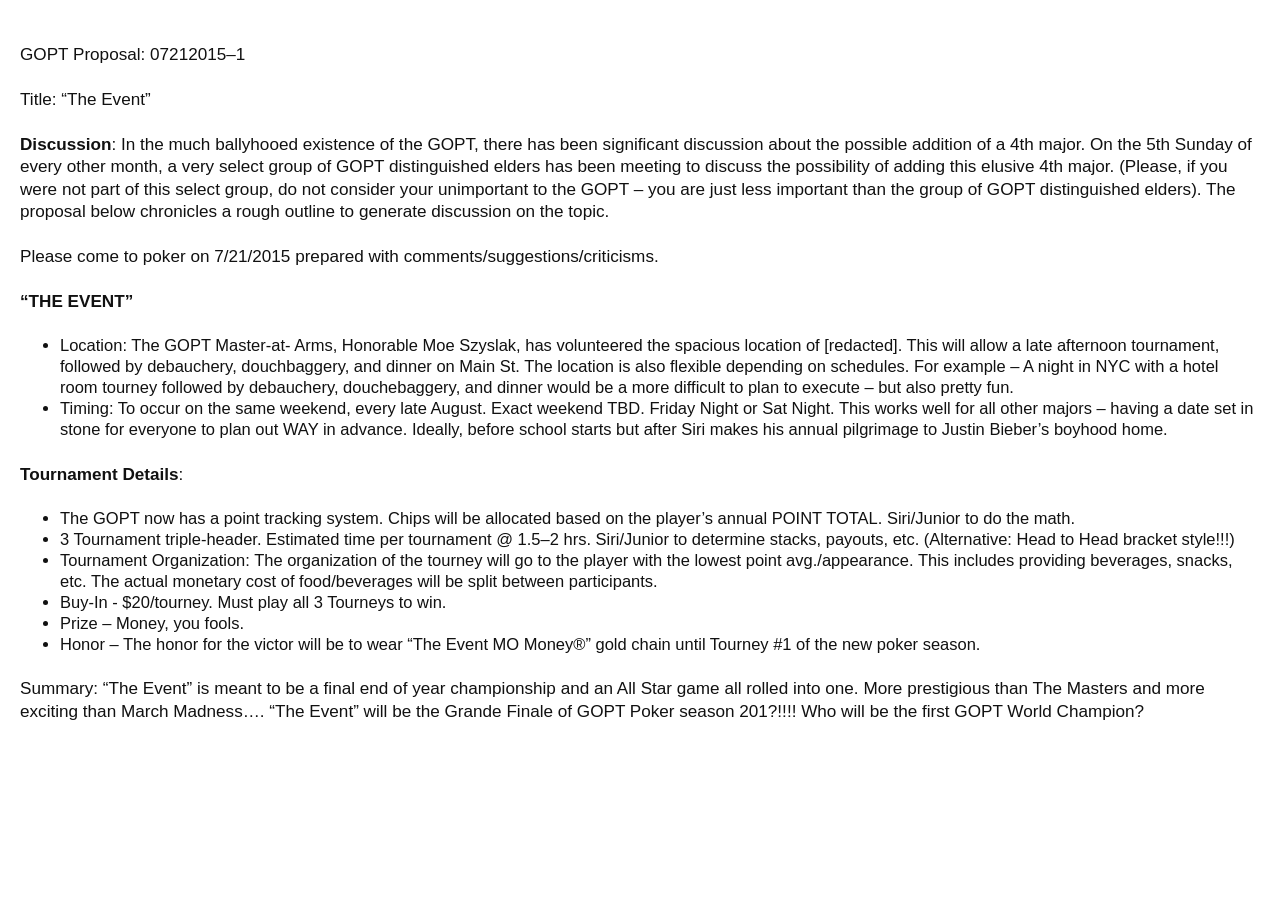
<file: files/theeventproposal.html>
<!DOCTYPE html>  
<html lang="en">
<head>
  <meta charset="utf-8" />
  <meta http-equiv="X-UA-Compatible" content="IE=edge,chrome=1" />
  <title>theeventproposal</title>
  <meta name="viewport" content="width=device-width, initial-scale=1.0" />
  <style id="mkstylesheet">
body{-webkit-font-smoothing:antialiased;font-family:"Helvetica Neue",Helvetica,Arial,Verdana,sans-serif;margin:30px 0 0;padding:0;background:#fff}#wrapper{padding:20px}li{font-size:110%}li li{font-size:100%}li p{font-size:100%;margin:.5em 0}h1{color:#000}h2{color:#111}h3{color:#111;margin:0}h4{color:#111}h5{color:#111}h6{font-size:1em;line-height:1.5em;margin:1.5em 0}body,p,td,div{color:#111;font-family:"Helvetica Neue",Helvetica,Arial,Verdana,sans-serif;word-wrap:break-word}a{color:#0d6ea1;text-decoration:none;-webkit-transition:color 0.2s ease-in-out;-moz-transition:color 0.2s ease-in-out;-o-transition:color 0.2s ease-in-out;-ms-transition:color 0.2s ease-in-out;transition:color 0.2s ease-in-out}a:hover{color:#3593d9}body{font-size:15px;line-height:21px;margin:0 auto}h1{font-size:37px;line-height:42px;margin-top:42px;margin-bottom:21px}h2{font-size:27px;line-height:42px;margin-top:42px;margin-bottom:21px}h3{font-size:20px;line-height:21px;margin-top:21px;margin-bottom:21px}h4{font-size:20px;line-height:21px;margin-top:21px;margin-bottom:21px}p,ul,ol,pre,table,blockquote{margin-top:21px;margin-bottom:21px}hr{border:1px solid;margin:-1px 0}ul ul,ol ol,ul ol,ol ul{margin-top:0;margin-bottom:0}b,strong,em,small,code{line-height:1}.footnote{color:#0d6ea1;font-size:.8em;vertical-align:super}abbr,acronym{border-bottom:1px dotted #aaa}#wrapper img{max-width:100%;height:auto}dd{font-size:1em;margin-bottom:1em}li>p:first-child{margin:0}ul ul,ul ol{margin-bottom:.4em}caption,col,colgroup,table,tbody,td,tfoot,th,thead,tr{border-spacing:0}table{border:1px solid rgba(0,0,0,0.25);border-collapse:collapse;display:table;empty-cells:hide;margin:-1px 0 1.3125em;padding:0;table-layout:fixed}caption{display:table-caption;font-weight:700}col{display:table-column}colgroup{display:table-column-group}tbody{display:table-row-group}tfoot{display:table-footer-group}thead{display:table-header-group}td,th{display:table-cell}tr{display:table-row}table th,table td{font-size:1.1em;line-height:1.3;padding:.5em 1em 0}table thead{background:rgba(0,0,0,0.15);border:1px solid rgba(0,0,0,0.15);border-bottom:1px solid rgba(0,0,0,0.2)}table tbody{background:rgba(0,0,0,0.05)}table tfoot{background:rgba(0,0,0,0.15);border:1px solid rgba(0,0,0,0.15);border-top:1px solid rgba(0,0,0,0.2)}figure{display:inline-block;overflow:hidden;position:relative;margin:1em 0 2em}figcaption{font-style:italic;text-align:center;background:white;color:#666}.poetry pre{display:block;font-family:Georgia,Garamond,serif !important;font-size:110% !important;font-style:italic;line-height:1.6em;margin-left:1em}.poetry pre code{font-family:Georgia,Garamond,serif !important;word-break:break-all;word-break:break-word;-webkit-hyphens:auto;-moz-hyphens:auto;hyphens:auto;white-space:pre-wrap}blockquote p{font-size:110%;font-style:italic;line-height:1.6em}sup,sub,a.footnote{font-size:1.4ex;height:0;line-height:1;position:relative;vertical-align:super}sub{vertical-align:sub;top:-1px}p,h5{font-size:1.1429em;line-height:1.3125em;margin:1.3125em 0}dt,th{font-weight:700}table tr:nth-child(odd),table th:nth-child(odd),table td:nth-child(odd){background:rgba(255,255,255,0.06)}table tr:nth-child(even),table td:nth-child(even){background:rgba(200,200,200,0.25)}@media print{img,table,figure{page-break-inside:avoid}#wrapper{background:#fff;color:#303030;padding:10px;position:relative;text-indent:0}}@media screen{.inverted{background:#252a2a}.inverted #wrapper{background:#252a2a;color:#eee}.inverted hr{border-color:#333f40 !important}.inverted p,.inverted td,.inverted li,.inverted h1,.inverted h2,.inverted h3,.inverted h4,.inverted h5,.inverted h6,.inverted th,.inverted .math,.inverted caption,.inverted dt,.inverted dd{color:#eee}.inverted pre{background:#ccc}.inverted pre code{color:#111}.inverted table{background:none}.inverted table tr:nth-child(odd),.inverted table td:nth-child(odd){background:none}.inverted a{color:#acd1d5}::selection{background:rgba(157,193,200,0.5)}h1::selection{background-color:rgba(45,156,208,0.3)}h2::selection{background-color:rgba(90,182,224,0.3)}h3::selection,h4::selection,h5::selection,h6::selection,li::selection,ol::selection{background-color:rgba(133,201,232,0.3)}code::selection{background-color:rgba(0,0,0,0.7);color:#eee}code span::selection{background-color:rgba(0,0,0,0.7) !important;color:#eee !important}a::selection{background-color:rgba(255,230,102,0.2)}.inverted a::selection{background-color:rgba(255,230,102,0.6)}td::selection,th::selection,caption::selection{background-color:rgba(180,237,95,0.5)}}
#mkreplaced-toc{list-style-position:inside;padding:0;margin:0 0 0 1rem;list-style-type:none}#mkreplaced-toc li::before{content:''}#mkreplaced-toc li{font-size:1.5rem;line-height:1.5;font-weight:normal}#mkreplaced-toc li ul{font-size:1.3rem;font-weight:300;padding:.5rem 0;margin:0 0 0 1rem}#mkreplaced-toc li.missing{list-style-type:none !important}#mkreplaced-toc.max-1 ul,#mkreplaced-toc.max1 ul{display:none}#mkreplaced-toc.max-2 ul ul,#mkreplaced-toc.max2 ul ul{display:none}#mkreplaced-toc.max-3 ul ul ul,#mkreplaced-toc.max3 ul ul ul{display:none}#mkreplaced-toc.max-4 ul ul ul ul,#mkreplaced-toc.max4 ul ul ul ul{display:none}#mkreplaced-toc.max-5 ul ul ul ul ul,#mkreplaced-toc.max5 ul ul ul ul ul{display:none}

@media print{
#wrapper #generated-toc-clone,#generated-toc{display:none!important}
}
#wrapper #generated-toc-clone, #wrapper #mkreplaced-toc, #wrapper #generated-toc-clone ul, #wrapper #mkreplaced-toc ul {
    list-style-position: inside
}
#wrapper #generated-toc-clone li.missing, #wrapper #mkreplaced-toc li.missing {
    list-style-type: none!important
}
#wrapper #generated-toc-clone, #wrapper #mkreplaced-toc {
    list-style-type: upper-roman
}
#wrapper #generated-toc-clone>li>ul, #wrapper #mkreplaced-toc>li>ul  {
    list-style-type: decimal
}
#wrapper #generated-toc-clone>li>ul>li>ul, #wrapper #mkreplaced-toc>li>ul>li>ul {
    list-style-type: decimal-leading-zero
}
#wrapper #generated-toc-clone>li>ul>li>ul>li>ul, #wrapper #mkreplaced-toc>li>ul>li>ul>li>ul {
    list-style-type: lower-greek
}
#wrapper #generated-toc-clone>li>ul>li>ul>li>ul>li>ul, #wrapper #mkreplaced-toc>li>ul>li>ul>li>ul>li>ul {
    list-style-type: disc
}
#wrapper #generated-toc-clone>li>ul>li>ul>li>ul>li>ul>li>ul, #wrapper #mkreplaced-toc>li>ul>li>ul>li>ul>li>ul>li>ul {
    list-style-type: square
}
#wrapper #generated-toc-clone,#wrapper #mkreplaced-toc{list-style-position:outside!important;margin-left:3rem;}
</style>

</head>
<body class="normal">
  <div id="wrapper">
      <p>GOPT Proposal: 07212015&#8211;1</p>

<p>Title: “The Event”</p>

<p><strong>Discussion</strong>: In the much ballyhooed existence of the GOPT, there has been significant discussion about the possible addition of a 4th major. On the 5th Sunday of every other month, a very select group of GOPT distinguished elders has been meeting to discuss the possibility of adding this elusive 4th major. (Please, if you were not part of this select group, do not consider your unimportant to the GOPT – you are just less important than the group of GOPT distinguished elders). The proposal below chronicles a rough outline to generate discussion on the topic.</p>

<p>Please come to poker on 7/21/2015 prepared with comments/suggestions/criticisms.</p>

<p><strong>“THE EVENT”</strong></p>

<ul>
<li>Location: The GOPT Master-at- Arms, Honorable Moe Szyslak, has volunteered the spacious location of [redacted]. This will allow a late afternoon tournament, followed by debauchery, douchbaggery, and dinner on Main St. The location is also flexible depending on schedules. For example – A night in NYC with a hotel room tourney followed by debauchery, douchebaggery, and dinner would be a more difficult to plan to execute – but also pretty fun.</li>
<li>Timing: To occur on the same weekend, every late August. Exact weekend TBD. Friday Night or Sat Night. This works well for all other majors – having a date set in stone for everyone to plan out WAY in advance. Ideally, before school starts but after Siri makes his annual pilgrimage to Justin Bieber’s boyhood home.</li>
</ul>

<p><strong>Tournament Details</strong>:</p>

<ul>
<li>The GOPT now has a point tracking system. Chips will be allocated based on the player’s annual POINT TOTAL. Siri/Junior to do the math.</li>
<li>3 Tournament triple-header. Estimated time per tournament @ 1.5&#8211;2 hrs. Siri/Junior to determine stacks, payouts, etc. (Alternative: Head to Head bracket style!!!)</li>
<li>Tournament Organization: The organization of the tourney will go to the player with the lowest point avg./appearance. This includes providing beverages, snacks, etc. The actual monetary cost of food/beverages will be split between participants.</li>
<li>Buy-In - $20/tourney. Must play all 3 Tourneys to win.</li>
<li>Prize – Money, you fools.</li>
<li>Honor – The honor for the victor will be to wear “The Event MO Money®” gold chain until Tourney #1 of the new poker season.</li>
</ul>

<p>Summary: “The Event” is meant to be a final end of year championship and an All Star game all rolled into one. More prestigious than The Masters and more exciting than March Madness…. “The Event” will be the Grande Finale of GOPT Poker season 201?!!!! Who will be the first GOPT World Champion?</p>
<!-- ##END MARKED WRAPPER## -->
    </div>
</body>
</html>
</file>
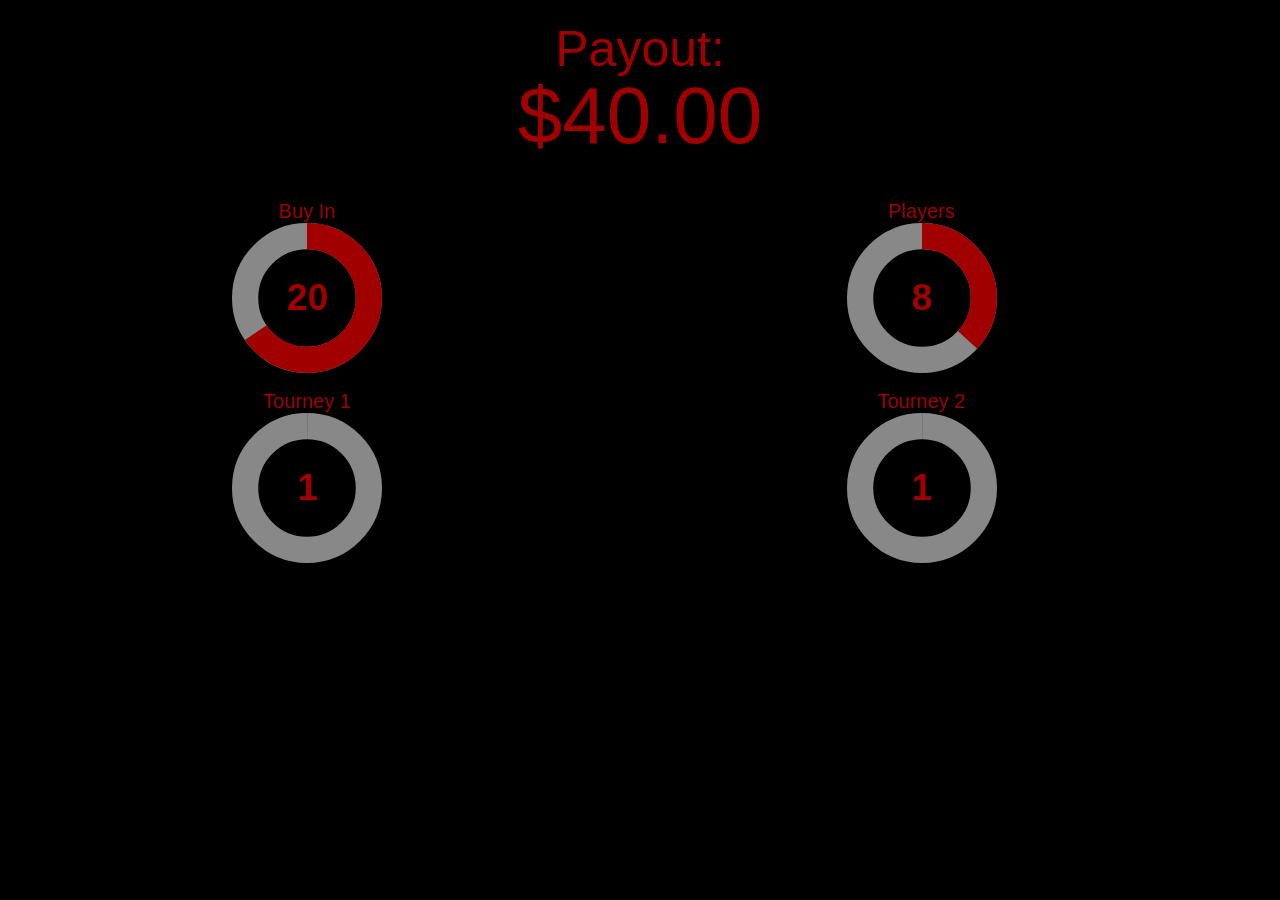
<file: files/calculator/payoutCalculator.html>
<!DOCTYPE html>
<html lang="en" manifest="gopt.appcache">
   <head>
      <title>G.O.P.T.</title>
<meta http-equiv="Content-Type" content="text/html; charset=utf-8" />
<meta name="viewport" content="width=device-width; initial-scale=1.0; maximum-scale=1.0; user-scalable=0;" />


<link rel="stylesheet" href="./style.css" type="text/css" media="all" />
<script src="addtohomescreen.js"></script>
<script src="jquery.min.js"></script>
<script src="jquery.knob.js"></script>
<link rel="stylesheet" type="text/css" href="addtohomescreen.css">

<script type="text/javascript">
if ( document.readyState === 'complete' ) {
addToHomescreen();
}

$(document).bind(
  'touchmove',
  function(e) {
    e.preventDefault();
  }
);
</script>
</head>
   <body><center>
<div id="pay" style="position:absolute; top: 20px;">Payout:</div>
<div id="ival" class = "ival" style="position:absolute; top: 70px;">0</div>
</center>

<div>

		<div id = "wrap" style="text-align:center; position:absolute; top: 200px; margin-left: auto;margin-right: auto;left: 0;right: 0;">
<div class = "box"><div>Buy In</div><input type="text" value="20" class="d_buyin" data-width="150" ></div>
<div class = "box"><div>Players</div><input type="text" value="8" class="d_playas" data-width="150" ></div>
		</div>
		
		
		
		<div style="text-align:center; position:absolute;top: 390px;margin-left: auto;margin-right: auto;left: 0;right: 0;">
<div class = "box"><div>Tourney 1</div><input type="text" value="1" class="d_place1" data-width="150" ></div>
<div class = "box"><div>Tourney 2</div><input type="text" value="1" class="d_place2" data-width="150" ></div>
		</div>
</div>	

		<script>
		
		var playas = 8;
		var buyin = 20;
		var place1 = 1;
		var place2 = 1;
		var payout = 0;
		var payout_i = 0;
		//var bgColor = "#e0e9dd";
		//var fgColor = "#7bb4ea";
		var bgColor = "#888888";
		var fgColor = "#A00000";
		var initialize = function () {
		buyin = $("input.d_buyin").val();
		playas = $("input.d_playas").val();
		place1 = $("input.d_place1").val();
		place2 = $("input.d_place2").val();
		upd();
		chg_max();
		};
		var upd = function() {
			if (playas > 1) {payout = buyin*(2*playas-place1-place2)/(playas-1);}
			else
			{payout = 1.0*buyin;}
			
			payout_i = payout.toFixed(2);
			$ival.html('$' + payout_i);
			};
		var $ival = $("div.ival");
		var chg_max = function () {
		if (place1 > playas){place1 = playas; $(".d_place1").val(playas).trigger("change");}
		if (place2 > playas){place2 = playas; $(".d_place2").val(playas).trigger("change");}
		$(".d_place1").trigger('configure',{'max':playas}).trigger("change");
		$(".d_place2").trigger('configure',{'max':playas}).trigger("change");
		}
		



		$(function() {
$(".d_buyin").knob({
	        fgColor: fgColor,
			bgColor: bgColor,
			min : 1,
			max : 30,
			
			change : function () {	buyin = this.cv; upd();	},
			release : function () {	buyin = this.cv; upd();	}
			});
$(".d_playas").knob({
	        fgColor: fgColor,
			bgColor: bgColor,
			min : 1,
			max : 20,
			
			change : function () {	playas = this.cv; 	console.log(playas);upd();	chg_max();},
			release : function () {	playas = this.cv; 	upd();	chg_max();}
			});
$(".d_place1").knob({
	        fgColor: fgColor,
			bgColor: bgColor,
			min : 1,
			max : playas,
			
			change: function () {	place1 = this.cv; upd();},
			release : function () {	place1 = this.cv; upd();}
			});
$(".d_place2").knob({
	        fgColor: fgColor,
			bgColor: bgColor,
			min : 1,
			max : playas,
			
			change : function () {place2 = this.cv; upd();},
			release : function () {place2 = this.cv; upd();}
			});			

			initialize();

 
});
		
		</script>

   </body>
</html>
</file>
<file: styles.css>
:root {
  color-scheme: light;
}

body {
  color: #111;
  margin: 0;
  background: #fff;
}

[hidden] {
  display: none !important;
}

.logo {
  display: block;
  width: min(200px, 90vw);
  height: min(222px, 99.9vw);
  object-fit: cover;
  object-position: center bottom;
  margin: 1rem auto;
}

.logo.wachs-logo-trigger {
  cursor: pointer;
  touch-action: manipulation;
  user-select: none;
}

.logo.wachs-logo-trigger:focus-visible {
  outline: 4px solid #ff00f5;
  outline-offset: 0.35rem;
}

.logo.wachs-logo-trigger:hover {
  transform: rotate(-1deg) scale(1.015);
}

.hero-quote {
  box-sizing: border-box;
  margin: -0.25rem auto 1rem;
  max-width: min(48rem, calc(100vw - 1rem));
  padding: 0 0.5rem;
  text-align: center;
}

.hero-quote blockquote {
  margin: 0;
  font-size: 1rem;
  font-style: italic;
  font-weight: 700;
  line-height: 1.25;
  white-space: nowrap;
}

.hero-quote figcaption {
  margin-top: 0.35rem;
  color: #555;
  font-size: 0.85rem;
}

@media (max-width: 430px) {
  .hero-quote blockquote {
    font-size: 0.82rem;
  }

  .hero-quote figcaption {
    font-size: 0.78rem;
  }
}

nav a {
  display: inline-block;
  line-height: 1.8;
  margin: 0 !important;
}

nav {
  box-sizing: border-box;
  display: flex;
  flex-wrap: nowrap;
  justify-content: center;
  align-items: center;
  gap: 1rem;
  max-width: 100%;
  overflow-x: auto;
  white-space: nowrap;
  -webkit-overflow-scrolling: touch;
}

table {
  border-collapse: collapse;
}

th,
td {
  border: 1px solid #999;
  padding: 0.35rem 0.55rem;
}

th {
  background: #111;
  color: #fff;
}

.admin-panel {
  width: min(960px, calc(100vw - 2rem));
  margin: 0 auto 3rem;
}

.admin-form {
  display: grid;
  gap: 1rem;
}

.admin-section {
  margin-top: 2.5rem;
  padding-top: 1.5rem;
  border-top: 1px solid #ccc;
}

.admin-form label {
  display: grid;
  gap: 0.35rem;
  font-weight: 700;
}

.admin-form input,
.admin-form select,
.admin-form textarea {
  font: inherit;
  padding: 0.55rem 0.65rem;
  border: 1px solid #888;
  background: #fff;
}

.admin-editor-label {
  grid-column: 1 / -1;
}

#history-text-editor {
  min-height: 26rem;
  resize: vertical;
  font-family: ui-monospace, SFMono-Regular, Menlo, Monaco, Consolas, "Liberation Mono", monospace;
  font-size: 0.9rem;
  line-height: 1.45;
  white-space: pre;
  overflow: auto;
}

.admin-form button,
.admin-link-button {
  display: inline-flex;
  align-items: center;
  justify-content: center;
  justify-self: start;
  padding: 0.65rem 1rem;
  border: 0;
  background: #111;
  color: #fff;
  font: inherit;
  font-weight: 700;
  line-height: normal;
  text-decoration: none;
  cursor: pointer;
}

.admin-action-row {
  display: flex;
  align-items: center;
  gap: 0.75rem;
  flex-wrap: wrap;
}

.admin-archive-row {
  margin-top: 1.75rem;
  padding-top: 1.25rem;
  border-top: 1px solid #ccc;
}

.matrix-history-admin-form {
  margin-top: 1.25rem;
}

.admin-form button.danger-action {
  border: 1px solid #8f1f1f;
  background: #b32626;
  color: #fff;
}

.admin-message {
  display: none;
  margin: 0 0 1.25rem;
  padding: 0.75rem 1rem;
  border: 1px solid #888;
}

.admin-message.is-success {
  display: block;
  border-color: #1f7a39;
  background: #e8f6ec;
}

.admin-message.is-error {
  display: block;
  border-color: #a32929;
  background: #fae9e9;
}

.draft-message-actions {
  display: inline-flex;
  flex-wrap: wrap;
  gap: 0.5rem;
  margin-left: 0.75rem;
}

.draft-message-actions button {
  padding: 0.35rem 0.55rem;
  border: 1px solid #111;
  background: #fff;
  color: #111;
  font: inherit;
  font-weight: 700;
  cursor: pointer;
}

.record-shell {
  width: min(1160px, calc(100vw - 2rem));
  margin: 0 auto 3rem;
}

.record-section {
  margin-bottom: 2rem;
}

.record-form {
  display: grid;
  gap: 1.25rem;
}

.record-grid {
  display: grid;
  grid-template-columns: repeat(auto-fit, minmax(min(100%, 16rem), 1fr));
  gap: 1rem;
  align-items: end;
}

.record-form > *,
.record-grid,
.record-grid > *,
.record-form label,
.preview-label {
  min-width: 0;
}

.wide-field {
  min-width: 0;
}

.record-form label,
.preview-label {
  display: grid;
  gap: 0.35rem;
  font-weight: 700;
}

.record-form input,
.record-form select,
.preview-label textarea {
  font: inherit;
  padding: 0.55rem 0.65rem;
  border: 1px solid #888;
  background: #fff;
}

.record-form input:not([type="checkbox"]):not([type="radio"]),
.record-form select,
.preview-label textarea {
  box-sizing: border-box;
  width: 100%;
  inline-size: 100%;
  max-width: 100%;
  max-inline-size: 100%;
  min-width: 0;
  min-inline-size: 0;
}

.record-form input[type="checkbox"],
.record-form input[type="radio"] {
  flex: 0 0 auto;
  width: auto;
  inline-size: auto;
  margin: 0;
  padding: 0;
}

#night-datetime {
  display: block;
  min-width: 0;
  min-inline-size: 0;
}

#night-datetime::-webkit-date-and-time-value,
#night-datetime::-webkit-datetime-edit {
  min-width: 0;
  min-inline-size: 0;
}

.section-heading-row {
  display: flex;
  align-items: center;
  justify-content: space-between;
  gap: 1rem;
  flex-wrap: wrap;
}

.section-heading-row h2,
.section-heading-row h3 {
  margin-bottom: 0.25rem;
}

.muted {
  color: #555;
  margin-top: 0;
}

.inline-actions,
.finish-row {
  display: flex;
  align-items: center;
  gap: 0.65rem;
  flex-wrap: wrap;
}

.add-player-row {
  display: grid;
  grid-template-columns: minmax(0, 22rem) max-content;
  gap: 0.75rem;
  margin-top: 1rem;
  align-items: center;
  justify-content: start;
}

.add-player-row input {
  min-width: 0;
  width: 100%;
  box-sizing: border-box;
}

.add-player-row button {
  white-space: nowrap;
  box-sizing: border-box;
}

.player-list {
  display: grid;
  grid-template-columns: repeat(auto-fit, minmax(160px, 1fr));
  gap: 0.55rem;
}

.player-list label {
  display: flex;
  align-items: center;
  justify-content: flex-start;
  gap: 0.45rem;
  min-width: 0;
  padding: 0.45rem 0.5rem;
  border: 1px solid #ccc;
  font-weight: 400;
}

.tournament-grid {
  display: grid;
  grid-template-columns: repeat(auto-fit, minmax(300px, 1fr));
  gap: 1rem;
}

.tournament-panel {
  border: 1px solid #999;
  padding: 1rem;
  min-width: 0;
}

.available-players {
  display: flex;
  flex-wrap: wrap;
  gap: 0.45rem;
  margin: 0.75rem 0 1rem;
}

.rank-list {
  display: grid;
  gap: 0.45rem;
  min-height: 3rem;
  padding: 0;
  list-style: none;
}

.rank-item {
  display: grid;
  grid-template-columns: auto minmax(0, 1fr) auto auto auto;
  align-items: center;
  gap: 0.45rem;
  padding: 0.5rem;
  border: 1px solid #bbb;
  background: #fff;
}

.rank-item.is-dragging {
  opacity: 0.55;
}

.drag-handle {
  cursor: grab;
  font-weight: 700;
}

.rank-name {
  min-width: 0;
  overflow-wrap: anywhere;
}

.rank-place {
  display: block;
  color: #555;
  font-size: 0.85rem;
}

.primary-action,
.record-form button,
.inline-actions button,
.finish-row button,
.available-players button,
.rank-item button,
.button-link {
  display: inline-flex;
  align-items: center;
  justify-content: center;
  min-height: 2.25rem;
  padding: 0.45rem 0.7rem;
  border: 1px solid #111;
  background: #fff;
  color: #111;
  font: inherit;
  font-weight: 700;
  text-decoration: none;
  cursor: pointer;
}

.primary-action,
.button-link {
  background: #111;
  color: #fff;
}

.secondary-action {
  background: #fff !important;
  color: #111 !important;
  border-color: #777 !important;
  font-weight: 400 !important;
}

.lock-details-row {
  display: flex;
  justify-content: flex-end;
  padding-top: 0.5rem;
}

.lock-details-action {
  min-height: 3rem;
  padding: 0.75rem 1.35rem;
  font-size: 1.1rem;
}

button:disabled {
  cursor: not-allowed;
  opacity: 0.55;
}

.upload-results-section {
  margin: 2rem 0 1.5rem;
  padding-top: 1.25rem;
  border-top: 1px solid #ccc;
}

#history-preview {
  min-height: 16rem;
  font-family: ui-monospace, SFMono-Regular, Menlo, Consolas, monospace;
  white-space: pre;
}

.matrix-shell {
  width: min(1180px, calc(100vw - 2rem));
  margin: 0 auto 3rem;
}

.matrix-form,
.matrix-editor {
  display: grid;
  gap: 1rem;
}

.matrix-form label,
.matrix-editor label {
  display: grid;
  gap: 0.35rem;
  font-weight: 700;
}

.matrix-form input,
.matrix-form select,
.matrix-editor input,
.matrix-editor select {
  box-sizing: border-box;
  width: 100%;
  min-width: 0;
  border: 1px solid #888;
  padding: 0.55rem 0.65rem;
  font: inherit;
  background: #fff;
}

.matrix-form button,
.matrix-editor button,
.matrix-date-row button {
  display: inline-flex;
  align-items: center;
  justify-content: center;
  min-height: 2.25rem;
  padding: 0.45rem 0.7rem;
  border: 1px solid #111;
  background: #111;
  color: #fff;
  font: inherit;
  font-weight: 700;
  cursor: pointer;
}

.matrix-create-disclosure {
  margin-bottom: 2rem;
}

.matrix-create-disclosure summary {
  cursor: pointer;
  font-family: 'Cal Sans', sans-serif;
  font-size: 1.6rem;
  font-weight: 700;
}

.matrix-create-disclosure[open] summary {
  margin-bottom: 1rem;
}

.matrix-save-bar {
  position: sticky;
  top: 0;
  z-index: 4;
  display: flex;
  justify-content: flex-end;
  padding: 0.55rem 0;
  border-top: 1px solid #ddd;
  border-bottom: 1px solid #ddd;
  background: rgba(255, 255, 255, 0.96);
}

.matrix-save-button {
  min-width: min(100%, 14rem);
}

.matrix-editor.has-unsaved-changes .matrix-save-bar {
  background: #fff3c4;
}

.matrix-editor.has-unsaved-changes .matrix-save-button {
  border-color: #9a5300;
  background: #f28c00;
  color: #111;
}

.matrix-card-actions {
  display: flex;
  justify-content: flex-end;
  margin-top: 1.1rem;
  padding-top: 1rem;
  border-top: 1px solid #ccc;
}

.matrix-delete-button {
  display: inline-flex;
  align-items: center;
  justify-content: center;
  min-height: 2.25rem;
  padding: 0.45rem 0.7rem;
  border: 1px solid #8f1f1f;
  background: #b32626;
  color: #fff;
  font: inherit;
  font-weight: 700;
  cursor: pointer;
}

.matrix-date-list {
  display: grid;
  gap: 0.65rem;
}

.matrix-date-row {
  display: grid;
  grid-template-columns: minmax(0, 14rem) auto;
  gap: 0.65rem;
  justify-content: start;
}

.matrix-date-row button {
  background: #fff;
  color: #111;
  border-color: #777;
}

.matrix-list {
  display: grid;
  gap: 1rem;
  margin-top: 2rem;
}

.matrix-card {
  border: 1px solid #999;
  padding: 1rem;
  background: #fff;
}

.matrix-card summary {
  cursor: pointer;
  font-family: 'Cal Sans', sans-serif;
  font-size: 1.2rem;
  font-weight: 700;
}

.matrix-card[open] summary {
  margin-bottom: 1rem;
}

.matrix-summary-metrics {
  display: grid;
  grid-template-columns: repeat(auto-fit, minmax(12rem, 1fr));
  gap: 0.75rem;
  margin: 0 0 1rem;
}

.matrix-metric {
  border: 1px solid #bbb;
  padding: 0.65rem 0.75rem;
}

.matrix-metric span {
  display: block;
  color: #555;
  font-size: 0.85rem;
}

.matrix-readonly-note {
  margin: 0 0 1rem;
  padding: 0.65rem 0.75rem;
  border: 1px solid #9a5300;
  background: #fff3c4;
}

.matrix-table-wrap {
  max-width: 100%;
  overflow-x: auto;
  -webkit-overflow-scrolling: touch;
}

.matrix-table {
  min-width: max(100%, var(--matrix-table-min-width, 720px));
  width: 100%;
}

.matrix-table th,
.matrix-table td {
  text-align: center;
}

.matrix-table th:first-child,
.matrix-table td:first-child {
  position: sticky;
  left: 0;
  z-index: 1;
  text-align: left;
  background: #fff;
}

.matrix-table th:first-child,
.matrix-table td:first-child {
  min-width: 8rem;
}

.matrix-table th:not(:first-child),
.matrix-table td:not(:first-child) {
  min-width: 9rem;
}

.matrix-table thead th:first-child,
.matrix-table tfoot th:first-child {
  background: #111;
}

.matrix-date-label,
.matrix-delta-lock-badge,
.matrix-delta-lock-button {
  display: block;
  margin-inline: auto;
}

.matrix-date-label {
  margin-bottom: 0.35rem;
}

.matrix-delta-lock-badge {
  width: fit-content;
  margin-bottom: 0.4rem;
  padding: 0.12rem 0.35rem;
  border: 1px solid #fff;
  background: #fff;
  color: #111;
  font-size: 0.72rem;
  font-weight: 700;
  text-transform: uppercase;
}

.matrix-delta-lock-button {
  min-height: 1.8rem;
  padding: 0.25rem 0.45rem;
  border: 1px solid #fff;
  background: #fff;
  color: #111;
  font: inherit;
  font-size: 0.78rem;
  font-weight: 700;
  cursor: pointer;
}

.matrix-delta-locked-date {
  box-shadow: inset 0 -0.35rem 0 #f28c00;
}

.matrix-table select {
  min-width: 9rem;
  font: inherit;
}

.matrix-readonly-cell {
  opacity: 0.72;
}

.matrix-status-empty {
  background: #f2f2f2;
  color: #555;
}

.matrix-status-out {
  background: #f6b3b3;
}

.matrix-status-doubtful {
  background: #f5c178;
}

.matrix-status-questionable {
  background: #ffe978;
}

.matrix-status-probable {
  background: #237a3b;
  color: #fff;
  font-weight: 700;
}

.matrix-editing-row td:first-child {
  font-weight: 700;
}

.wachs-modal {
  position: fixed;
  inset: 0;
  z-index: 9999;
  display: grid;
  place-items: center;
  overflow: hidden;
  padding: clamp(1rem, 4vw, 4rem);
  background: var(--wachs-bg, #fff200);
  color: var(--wachs-fg, #ff00f5);
}

.wachs-modal::before,
.wachs-modal::after {
  position: absolute;
  inset: -12%;
  content: "";
  background:
    repeating-linear-gradient(
      45deg,
      transparent 0 2rem,
      var(--wachs-stripe, #00f5ff) 2rem 3.25rem
    );
  mix-blend-mode: multiply;
  opacity: 0.45;
  animation: wachs-spin 2.4s linear infinite;
}

.wachs-modal::after {
  animation-direction: reverse;
  transform: rotate(90deg);
}

.wachs-modal-text {
  position: relative;
  z-index: 1;
  margin: 0;
  max-width: 12ch;
  font-family: 'Cal Sans', Impact, Haettenschweiler, 'Arial Narrow Bold', sans-serif;
  font-size: clamp(3.8rem, 15vw, 12rem);
  font-weight: 900;
  letter-spacing: 0;
  line-height: 0.78;
  text-align: center;
  text-transform: uppercase;
  text-shadow:
    0.045em 0.045em 0 var(--wachs-shadow-one, #00ff00),
    -0.045em -0.045em 0 var(--wachs-shadow-two, #ff5a00),
    0 0 0.08em #000;
  animation:
    wachs-blink 0.34s steps(1, end) infinite,
    wachs-shudder 0.8s linear infinite;
}

body.wachs-modal-open {
  overflow: hidden;
}

@keyframes wachs-blink {
  0%,
  48% {
    opacity: 1;
  }

  49%,
  68% {
    opacity: 0.08;
  }

  69%,
  100% {
    opacity: 1;
  }
}

@keyframes wachs-shudder {
  0% {
    transform: translate(-0.03em, 0) rotate(-1deg) scale(1);
  }

  25% {
    transform: translate(0.035em, -0.02em) rotate(1deg) scale(1.02);
  }

  50% {
    transform: translate(-0.02em, 0.025em) rotate(0deg) scale(0.99);
  }

  75% {
    transform: translate(0.025em, 0) rotate(1.5deg) scale(1.01);
  }

  100% {
    transform: translate(-0.03em, 0) rotate(-1deg) scale(1);
  }
}

@keyframes wachs-spin {
  to {
    transform: rotate(360deg);
  }
}

@media (max-width: 768px) {
  .logo {
    width: min(100px, 45vw);
    height: min(111px, 49.95vw);
  }

  nav {
    gap: 0.65rem;
    padding-right: 0.35rem !important;
    padding-left: 0.35rem !important;
  }

  nav a {
    font-size: 0.95rem;
  }

  .rank-item {
    grid-template-columns: auto minmax(0, 1fr) auto;
  }

  .rank-item button[data-move-up],
  .rank-item button[data-move-down] {
    display: none;
  }

  .wachs-modal-text {
    font-size: clamp(3.1rem, 19vw, 8rem);
  }
}

@media (max-width: 430px) {
  nav {
    gap: 0.45rem;
  }

  nav a {
    font-size: 0.88rem;
  }
}

/* Visibility hides presentation only; response data and totals stay intact. */
.matrix-visibility-button {
  padding: 0.25rem 0.5rem;
  min-height: 2rem;
  border: 1px solid #777;
  border-radius: 4px;
  background: #fff;
  color: #111;
  font: inherit;
  font-size: 0.8rem;
  cursor: pointer;
}
.matrix-table thead .matrix-visibility-button { display: block; margin: 0 auto 0.4rem; }
.matrix-table .matrix-row-action { min-width: 4rem; width: 4rem; }
.matrix-visibility-controls { display: flex; flex-wrap: wrap; gap: 0.5rem; margin-top: 0.75rem; }

.matrix-date-actions {
  display: flex;
  flex-wrap: wrap;
  justify-content: center;
  gap: 0.5rem;
  margin-top: 0.55rem;
}
.matrix-editor .matrix-date-actions button {
  display: inline-flex;
  align-items: center;
  justify-content: center;
  min-height: 2.2rem;
  margin: 0;
  padding: 0.35rem 0.65rem;
  border: 2px solid #bbb;
  border-radius: 5px;
  background: #fff;
  color: #111;
  box-shadow: 0 2px 0 #999;
  font-size: 0.8rem;
  font-weight: 700;
  cursor: pointer;
}
.matrix-editor .matrix-date-actions button:hover:not(:disabled) { background: #e7f0ff; border-color: #7aa7e7; }
.matrix-editor .matrix-date-actions button:focus-visible { outline: 3px solid #8cbcff; outline-offset: 3px; }
.matrix-editor .matrix-date-actions button:disabled { opacity: 0.5; cursor: not-allowed; box-shadow: none; }
</file>
<file: files/calculator/style.css>
body {
   padding: 0;
   margin: 0;
   background: #2b211d url('./background.png') center center repeat;
   background:black;

}

#pay {
font-family: sans-serif;
font-size:50px;
color:#A00000;
text-align:center;
margin-left: auto;
margin-right: auto;
left: 0;
right: 0;
}

#ival {
font-family: sans-serif;
font-size:80px;
color:#A00000;
text-align:center;
margin-left: auto;
margin-right: auto;
left: 0;right: 0;
}

#payy{
color:db1e1e;
	    background:orange;
    border:2px solid red;
}
#wrap{
    width:100%;
    margin:0 auto;
}
.box{
font-family: sans-serif;
font-size:20px;
color:#A00000;
text-align:center;
    float:left;
    width:48%;
    height:200px;

    margin:0 auto;
}
</file>
<file: files/calculator/addtohomescreen.css>
.ath-viewport * {
	-webkit-box-sizing: border-box;
	-moz-box-sizing: border-box;
	box-sizing: border-box;
}

.ath-viewport {
	position: relative;
	z-index: 2147483641;
	pointer-events: none;

	-webkit-tap-highlight-color: rgba(0,0,0,0);
	-webkit-touch-callout: none;
	-webkit-user-select: none;
	-moz-user-select: none;
	-ms-user-select: none;
	user-select: none;
	-webkit-text-size-adjust: none;
	-moz-text-size-adjust: none;
	-ms-text-size-adjust: none;
	-o-text-size-adjust: none;
	text-size-adjust: none;
}

.ath-modal {
	pointer-events: auto !important;
	background: rgba(0,0,0,0.6);
}

.ath-mandatory {
	background: #000;
}

.ath-container {
	pointer-events: auto !important;
	position: absolute;
	z-index: 2147483641;
	padding: 0.7em 0.6em;
	width: 18em;

	background: #eee;
	background-size: 100% auto;

	box-shadow: 0 0.2em 0 #d1d1d1;

	font-family: sans-serif;
	font-size: 15px;
	line-height: 1.5em;
	text-align: center;
}

.ath-ios.ath-phone {
	bottom: 1.8em;
	left: 50%;
	margin-left: -9em;
}

.ath-ios6.ath-tablet {
	left: 5em;
	top: 1.8em;
}

.ath-ios7.ath-tablet {
	left: 0.7em;
	top: 1.8em;
}

.ath-ios8.ath-tablet {
	right: 0.4em;
	top: 1.8em;
}

.ath-android {
	right: 1.5em;
	top: 1.8em;
}

/* close icon */
.ath-container:before {
	content: '';
	position: relative;
	display: block;
	float: right;
	margin: -0.7em -0.6em 0 0.5em;
	background-image: url([data-uri]);
	background-color: rgba(255,255,255,0.8);
	background-size: 50%;
	background-repeat: no-repeat;
	background-position: 50%;
	width: 2.7em;
	height: 2.7em;
	text-align: center;
	overflow: hidden;
	color: #a33;
	z-index: 2147483642;
}

.ath-container.ath-icon:before {
	position: absolute;
	top: 0;
	right: 0;
	margin: 0;
	float: none;
}

.ath-mandatory .ath-container:before {
	display: none;
}

.ath-container.ath-android:before {
	float: left;
	margin: -0.7em 0.5em 0 -0.6em;
}

.ath-container.ath-android.ath-icon:before {
	position: absolute;
	right: auto;
	left: 0;
	margin: 0;
	float: none;
}


/* applied only if the application icon is shown */
.ath-container.ath-icon {

}

.ath-action-icon {
	display: inline-block;
	vertical-align: middle;
	background-position: 50%;
	background-repeat: no-repeat;
	text-indent: -9999em;
	overflow: hidden;
}

.ath-android .ath-action-icon {
	width: 1.2em;
	height: 1.8em;
	background-image:url([data-uri]);
	background-size: auto 100%;
}

.ath-ios7 .ath-action-icon,
.ath-ios8 .ath-action-icon {
	width: 1.6em;
	height: 1.6em;
	background-image:url([data-uri]);
	margin-top: -0.3em;
	background-size: auto 100%;
}

.ath-ios6 .ath-action-icon {
	width: 1.8em;
	height: 1.8em;
	background-image:url([data-uri]);
	margin-bottom: 0.4em;
	background-size: 100% auto;
}

.ath-container p {
	margin: 0;
	padding: 0;
	position: relative;
	z-index: 2147483642;
	text-shadow: 0 0.1em 0 #fff;
	font-size: 1.1em;
}

.ath-ios.ath-phone:after {
	content: '';
	background: #eee;
	position: absolute;
	width: 2em;
	height: 2em;
	bottom: -0.9em;
	left: 50%;
	margin-left: -1em;
	-webkit-transform: scaleX(0.9) rotate(45deg);
	transform: scaleX(0.9) rotate(45deg);
	box-shadow: 0.2em 0.2em 0 #d1d1d1;
}

.ath-ios.ath-tablet:after {
	content: '';
	background: #eee;
	position: absolute;
	width: 2em;
	height: 2em;
	top: -0.9em;
	left: 50%;
	margin-left: -1em;
	-webkit-transform: scaleX(0.9) rotate(45deg);
	transform: scaleX(0.9) rotate(45deg);
	z-index: 2147483641;
}

.ath-android:after {
	content: '';
	background: #eee;
	background: -webkit-linear-gradient(-45deg, rgba(238,238,238,0) 0%,rgba(238,238,238,0) 50%,rgba(238,238,238,1) 50%,rgba(238,238,238,1) 100%);
	position: absolute;
	width: 2em;
	height: 2em;
	top: -1.5em;
	right: 0;
}

.ath-application-icon {
	position: relative;
	padding: 0;
	border: 0;
	margin: 0 auto 0.2em auto;
	height: 6em;
	width: 6em;
	z-index: 2147483642;
}

.ath-container.ath-ios .ath-application-icon {
	border-radius: 1em;
	box-shadow: 0 0.2em 0.4em rgba(0,0,0,0.3),
		inset 0 0.07em 0 rgba(255,255,255,0.5);
	margin: 0 auto 0.4em auto;
}

@media only screen and (orientation: landscape) {
	.ath-container.ath-phone {
		width: 24em;
	}

	.ath-ios.ath-phone {
		margin-left: -12em;
	}

	.ath-ios6:after {
		left: 39%;
	}

	.ath-ios8.ath-phone {
		left: auto;
		bottom: auto;
		right: 0.4em;
		top: 1.8em;
	}

	.ath-ios8.ath-phone:after {
		bottom: auto;
		top: -0.9em;
		left: 68%;
		z-index: 2147483641;
		box-shadow: none;
	}
}
</file>
